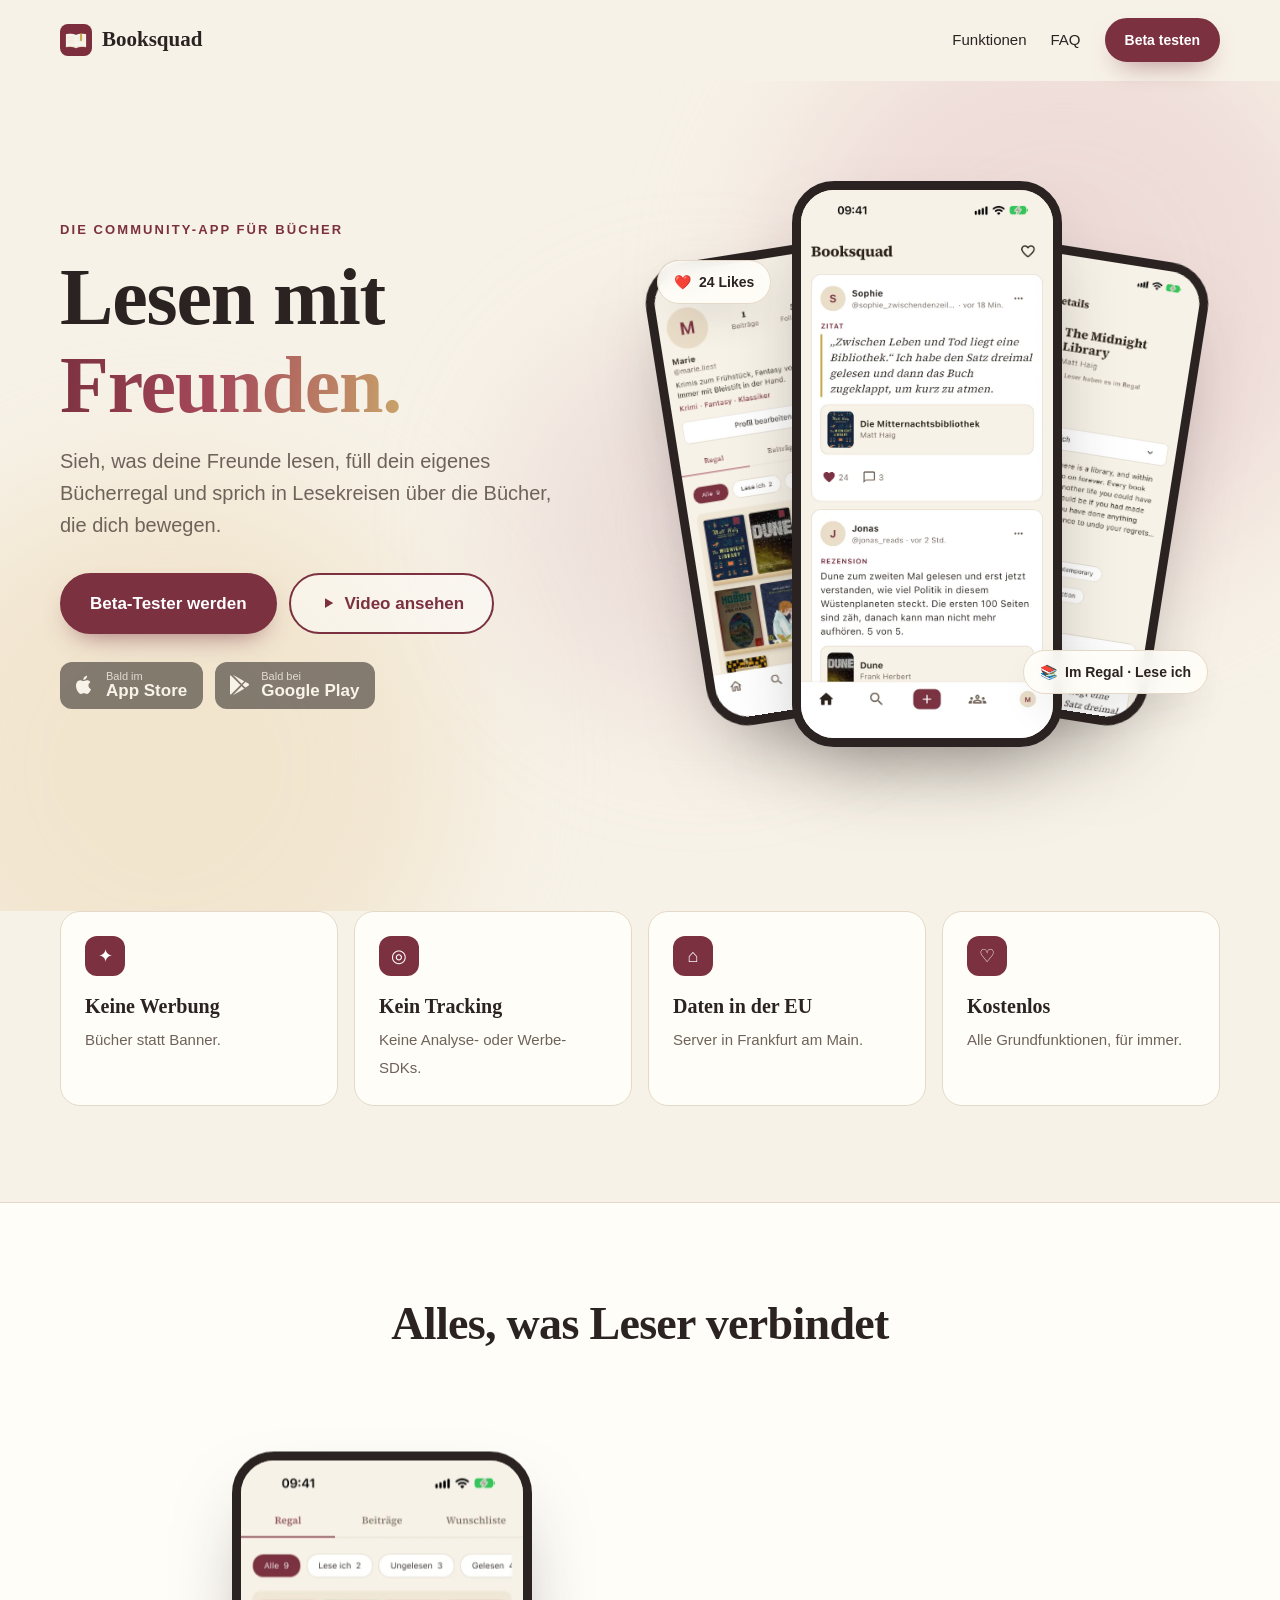
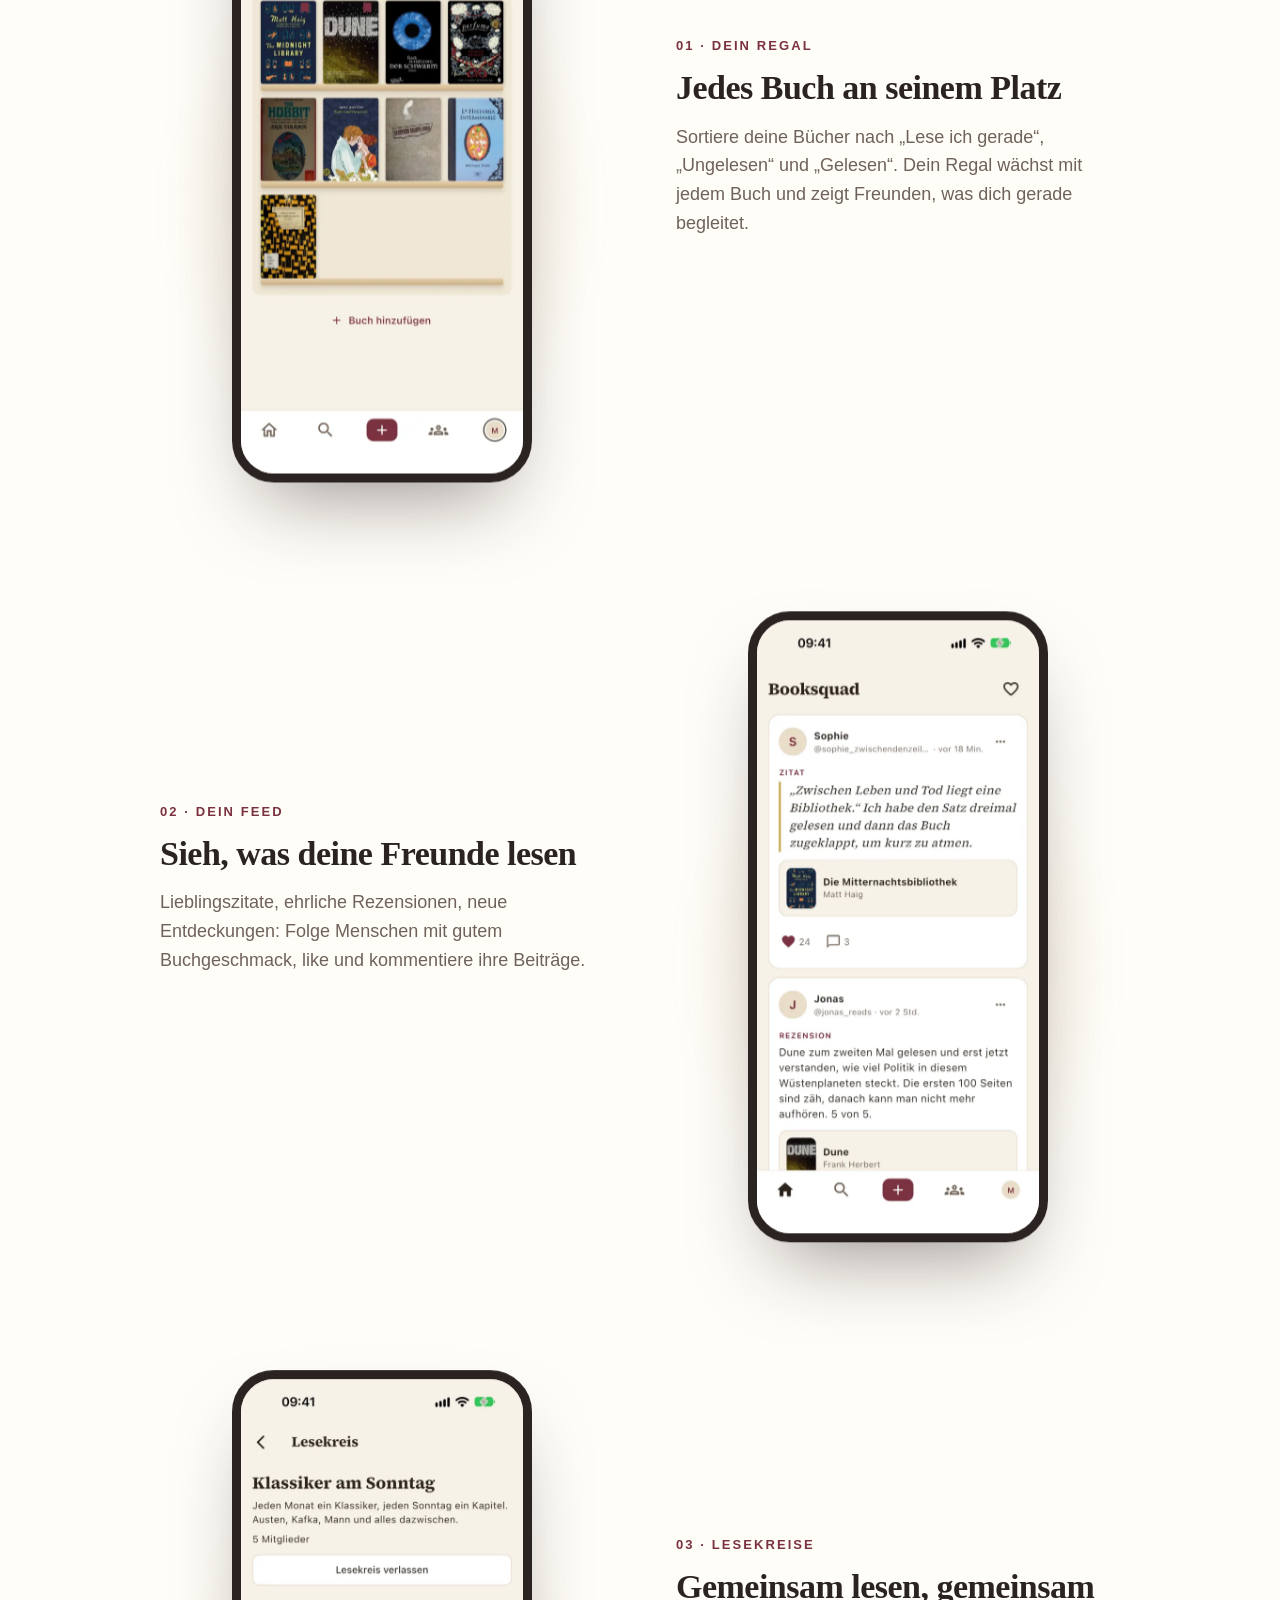
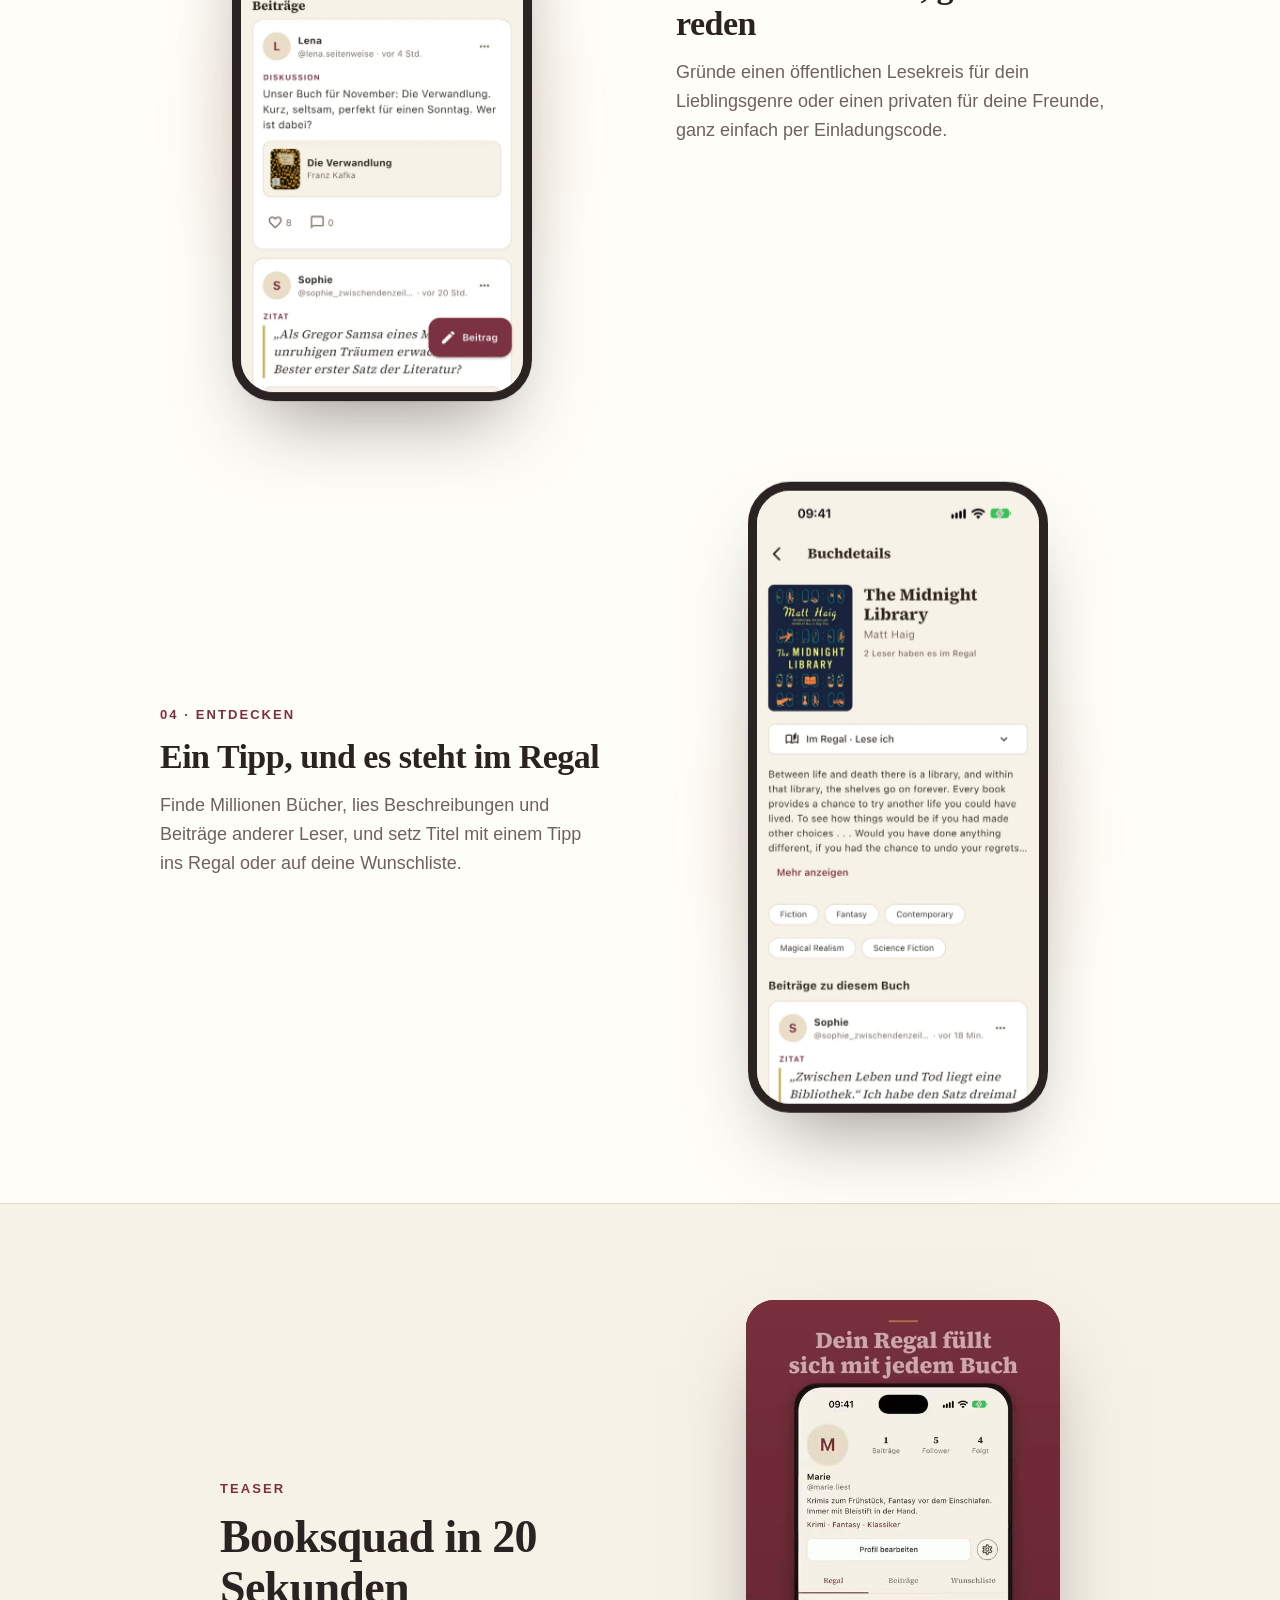
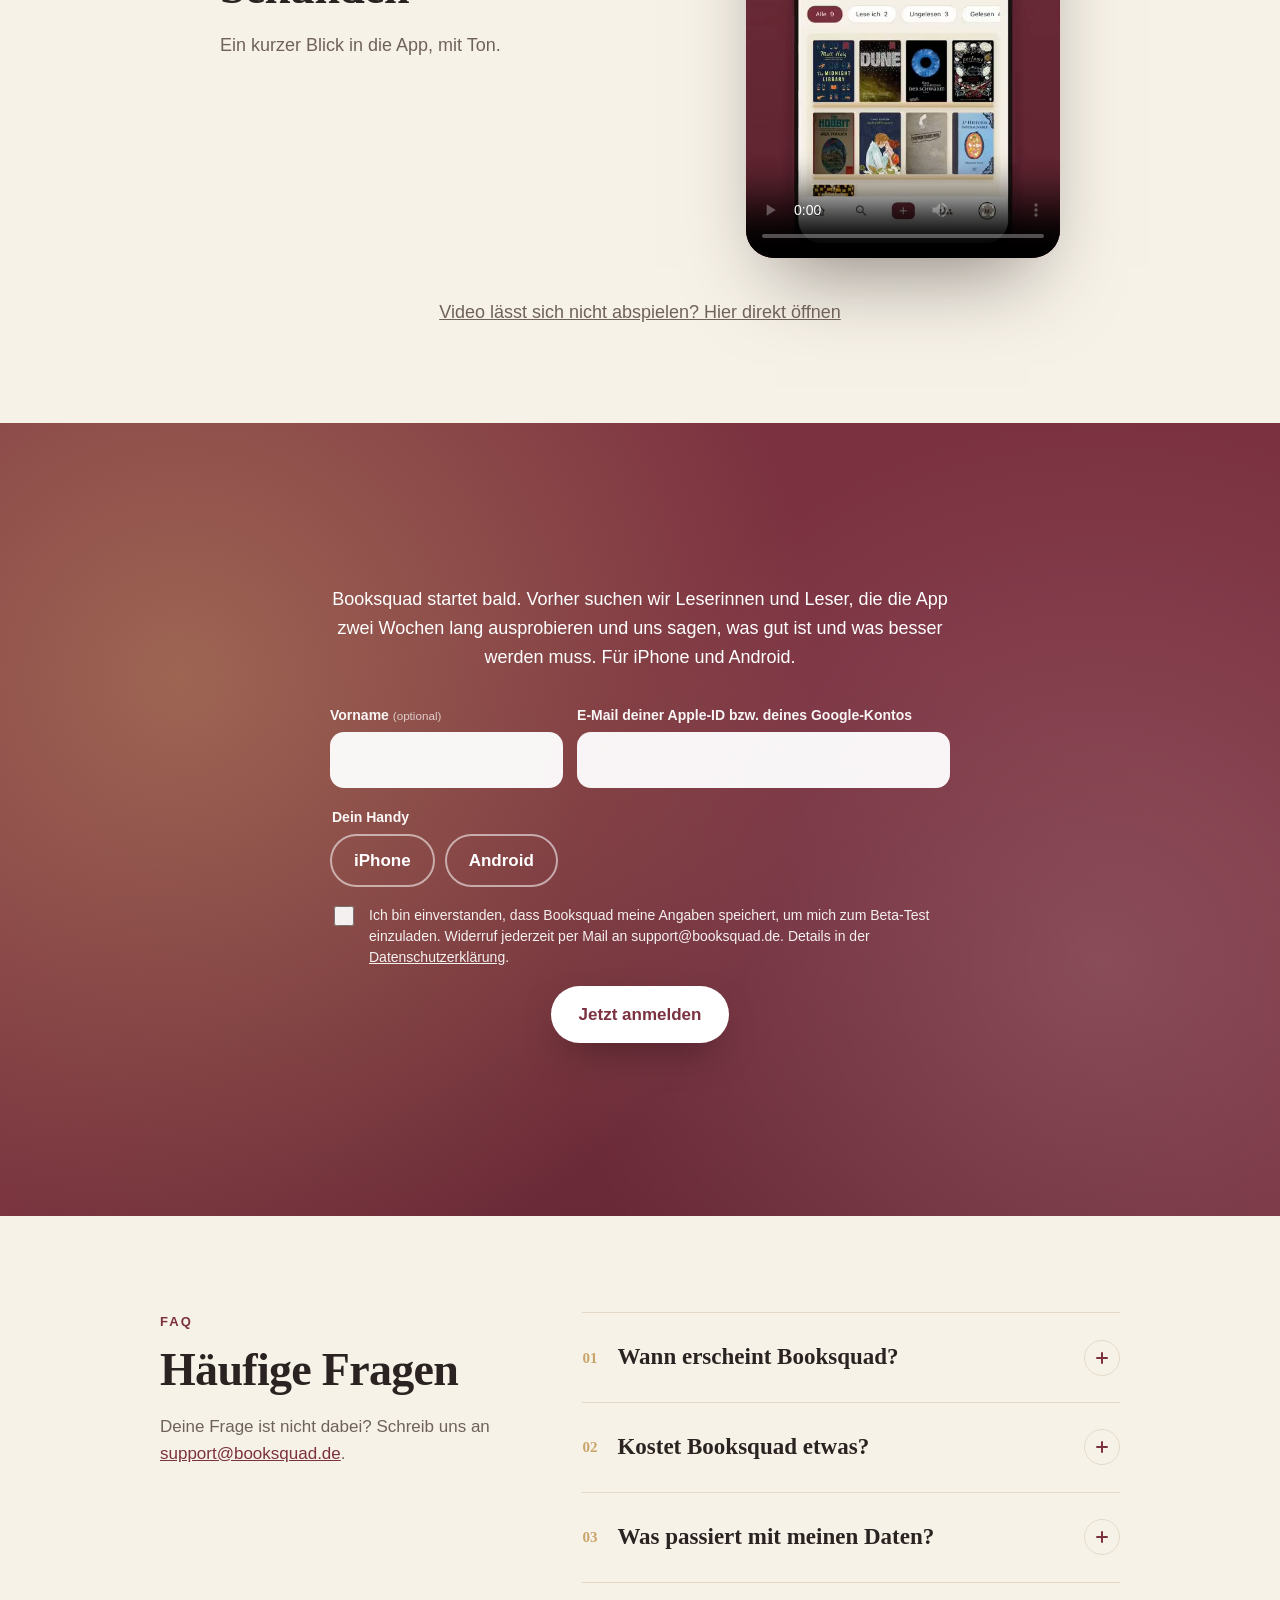
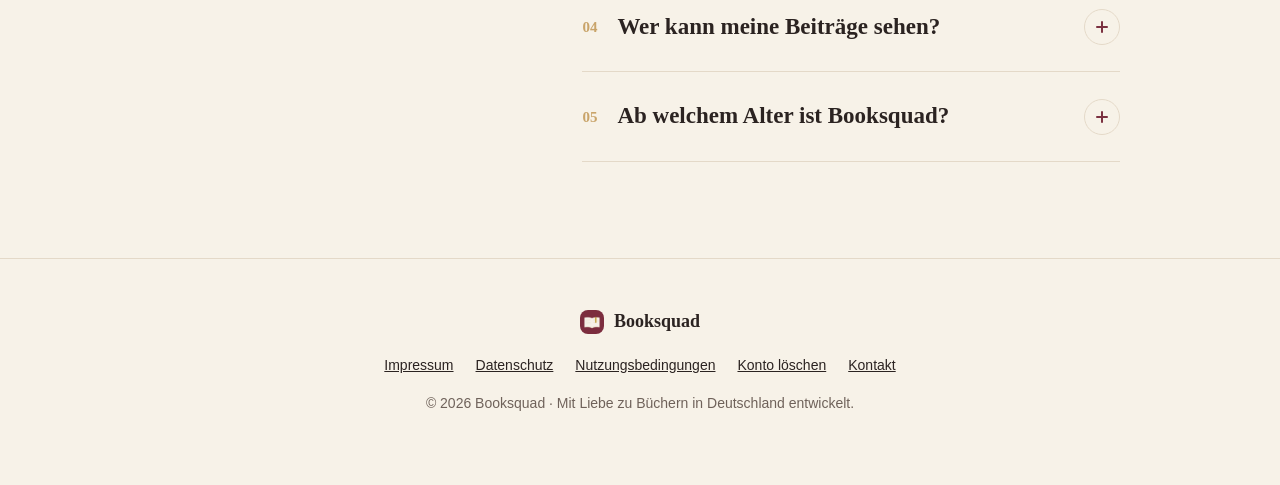
<file: site/index.html>
<!doctype html>
<html lang="de">
<head>
<meta charset="utf-8">
<meta name="viewport" content="width=device-width, initial-scale=1">
<title>Booksquad – Lesen mit Freunden</title>
<meta name="description" content="Booksquad ist die Community-App für Leserinnen und Leser: dein Bücherregal, Beiträge über Bücher und Lesekreise mit Freunden. Ohne Werbung, ohne Tracking.">
<meta name="theme-color" content="#7b3140">
<link rel="icon" type="image/png" href="img/icon-64.png">
<link rel="apple-touch-icon" href="img/icon-180.png">
<meta property="og:type" content="website">
<meta property="og:url" content="https://booksquad.de/">
<meta property="og:title" content="Booksquad – Lesen mit Freunden">
<meta property="og:description" content="Dein Bücherregal, Beiträge über Bücher und Lesekreise mit Freunden. Bald im App Store und bei Google Play.">
<meta property="og:image" content="https://booksquad.de/img/og.jpg">
<meta name="twitter:card" content="summary_large_image">
<link rel="preload" as="image" href="img/01-feed.webp">
<link rel="stylesheet" href="landing.css">
<script>document.documentElement.classList.add('js')</script>
<script src="landing.js" defer></script>
</head>
<body>

<div class="progress" aria-hidden="true"></div>

<header class="top">
  <a class="logo" href="#top" aria-label="Booksquad Startseite">
    <img src="img/icon-64.png" width="32" height="32" alt="">
    <span>Booksquad</span>
  </a>
  <nav>
    <a href="#funktionen">Funktionen</a>
    <a href="#faq">FAQ</a>
    <a class="btn btn-small" href="#beta">Beta testen</a>
  </nav>
</header>

<main id="top">

<section class="hero">
  <div class="blobs" aria-hidden="true"><i></i><i></i><i></i></div>
  <div class="hero-text">
    <p class="eyebrow" data-reveal style="--d:0">Die Community-App für Bücher</p>
    <h1 aria-label="Lesen mit Freunden.">
      <span class="word" aria-hidden="true"><span style="--i:0">Lesen</span></span>
      <span class="word" aria-hidden="true"><span style="--i:1">mit</span></span>
      <span class="word" aria-hidden="true"><span style="--i:2" class="accent">Freunden.</span></span>
    </h1>
    <p class="lead" data-reveal style="--d:4">Sieh, was deine Freunde lesen, füll dein eigenes Bücherregal und sprich in Lesekreisen über die Bücher, die dich bewegen.</p>
    <div class="cta" data-reveal style="--d:5">
      <a class="btn" href="#beta">Beta-Tester werden</a>
      <a class="btn btn-ghost" href="#teaser"><svg viewBox="0 0 24 24" aria-hidden="true"><path d="M8 5.5v13l11-6.5z"/></svg>Video ansehen</a>
    </div>
    <!-- Bei Veröffentlichung: Links auf die Store-Seiten setzen und class="soon" entfernen. -->
    <div class="stores" aria-label="Downloads" data-reveal style="--d:6">
      <span class="store soon"><svg viewBox="0 0 24 24" aria-hidden="true"><path d="M16.4 12.6c0-2.4 2-3.5 2-3.6-1.1-1.6-2.8-1.8-3.4-1.8-1.4-.2-2.8.8-3.5.8s-1.8-.8-3-.8C7 7.2 5.6 8.1 4.8 9.5c-1.6 2.8-.4 7 1.2 9.2.8 1.1 1.7 2.4 2.9 2.3 1.2 0 1.6-.7 3-.7s1.8.7 3 .7c1.3 0 2-1.1 2.8-2.2.9-1.3 1.2-2.5 1.3-2.6-.1 0-2.5-1-2.6-3.6zM14.1 5.6c.6-.8 1.1-1.8 1-2.9-.9 0-2 .6-2.7 1.4-.6.7-1.1 1.8-1 2.8 1 .1 2-.5 2.7-1.3z"/></svg><span><small>Bald im</small>App Store</span></span>
      <span class="store soon"><svg viewBox="0 0 24 24" aria-hidden="true"><path d="M3.6 2.3 13.4 12l-9.8 9.7c-.4-.2-.6-.6-.6-1.1V3.4c0-.5.2-.9.6-1.1zm11 10.9 2.6 2.6-11.3 6.5 8.7-9.1zm0-2.4L5.9 1.7 17.2 8.2l-2.6 2.6zm3.8-1.9 3 1.7c.8.5.8 1.6 0 2.1l-3 1.7L15.6 12l2.8-3.1z"/></svg><span><small>Bald bei</small>Google Play</span></span>
    </div>
  </div>

  <div class="hero-phones" role="img" aria-label="Booksquad auf drei Smartphones: Profil mit Bücherregal, Feed mit Beiträgen und eine Buchseite">
    <div class="hp hp-left" style="--depth:0.6"><div class="mouse"><div class="float"><div class="phone"><img src="img/08-profil.webp" width="600" height="1305" alt=""></div></div></div></div>
    <div class="hp hp-right" style="--depth:0.8"><div class="mouse"><div class="float"><div class="phone"><img src="img/03-buch.webp" width="600" height="1305" alt=""></div></div></div></div>
    <div class="hp hp-center" style="--depth:1.2"><div class="mouse"><div class="float"><div class="phone"><img src="img/01-feed.webp" width="600" height="1305" alt=""></div></div></div></div>
    <div class="chip chip-1" style="--depth:1.6"><span>❤️</span> 24 Likes</div>
    <div class="chip chip-2" style="--depth:1.4"><span>📚</span> Im Regal · Lese ich</div>
  </div>
</section>

<section class="values" aria-label="Was Booksquad ausmacht">
  <div data-reveal style="--d:0"><b class="ico">✦</b><strong>Keine Werbung</strong><span>Bücher statt Banner.</span></div>
  <div data-reveal style="--d:1"><b class="ico">◎</b><strong>Kein Tracking</strong><span>Keine Analyse- oder Werbe-SDKs.</span></div>
  <div data-reveal style="--d:2"><b class="ico">⌂</b><strong>Daten in der EU</strong><span>Server in Frankfurt am Main.</span></div>
  <div data-reveal style="--d:3"><b class="ico">♡</b><strong>Kostenlos</strong><span>Alle Grundfunktionen, für immer.</span></div>
</section>

<section id="funktionen" class="features">
  <h2 class="section-title" data-reveal>Alles, was Leser verbindet</h2>

  <article class="feature">
    <div class="tilt-wrap" data-parallax="50"><div class="phone" data-reveal="tilt-left"><img src="img/09-regal.webp" width="600" height="1305" alt="Bücherregal mit Covern auf Regalbrettern und Filtern Lese ich, Ungelesen, Gelesen" loading="lazy"></div></div>
    <div class="feature-text">
      <p class="eyebrow" data-reveal>01 · Dein Regal</p>
      <h3 data-reveal style="--d:1">Jedes Buch an seinem Platz</h3>
      <p data-reveal style="--d:2">Sortiere deine Bücher nach „Lese ich gerade“, „Ungelesen“ und „Gelesen“. Dein Regal wächst mit jedem Buch und zeigt Freunden, was dich gerade begleitet.</p>
    </div>
  </article>

  <article class="feature reverse">
    <div class="tilt-wrap" data-parallax="50"><div class="phone" data-reveal="tilt-right"><img src="img/01-feed.webp" width="600" height="1305" alt="Feed mit Zitat- und Rezensions-Beiträgen von Freunden" loading="lazy"></div></div>
    <div class="feature-text">
      <p class="eyebrow" data-reveal>02 · Dein Feed</p>
      <h3 data-reveal style="--d:1">Sieh, was deine Freunde lesen</h3>
      <p data-reveal style="--d:2">Lieblingszitate, ehrliche Rezensionen, neue Entdeckungen: Folge Menschen mit gutem Buchgeschmack, like und kommentiere ihre Beiträge.</p>
    </div>
  </article>

  <article class="feature">
    <div class="tilt-wrap" data-parallax="50"><div class="phone" data-reveal="tilt-left"><img src="img/06-lesekreis.webp" width="600" height="1305" alt="Lesekreis mit Beiträgen der Mitglieder" loading="lazy"></div></div>
    <div class="feature-text">
      <p class="eyebrow" data-reveal>03 · Lesekreise</p>
      <h3 data-reveal style="--d:1">Gemeinsam lesen, gemeinsam reden</h3>
      <p data-reveal style="--d:2">Gründe einen öffentlichen Lesekreis für dein Lieblingsgenre oder einen privaten für deine Freunde, ganz einfach per Einladungscode.</p>
    </div>
  </article>

  <article class="feature reverse">
    <div class="tilt-wrap" data-parallax="50"><div class="phone" data-reveal="tilt-right"><img src="img/03-buch.webp" width="600" height="1305" alt="Buchseite mit Cover, Beschreibung und Status-Auswahl" loading="lazy"></div></div>
    <div class="feature-text">
      <p class="eyebrow" data-reveal>04 · Entdecken</p>
      <h3 data-reveal style="--d:1">Ein Tipp, und es steht im Regal</h3>
      <p data-reveal style="--d:2">Finde Millionen Bücher, lies Beschreibungen und Beiträge anderer Leser, und setz Titel mit einem Tipp ins Regal oder auf deine Wunschliste.</p>
    </div>
  </article>
</section>

<section id="teaser" class="teaser">
  <div class="teaser-text">
    <p class="eyebrow" data-reveal>Teaser</p>
    <h2 data-reveal style="--d:1">Booksquad in 20 Sekunden</h2>
    <p data-reveal style="--d:2">Ein kurzer Blick in die App, mit Ton.</p>
  </div>
  <div class="video-wrap" data-reveal="zoom">
    <video controls playsinline preload="metadata" poster="img/teaser-poster.jpg" width="540" height="960">
      <source src="img/teaser.mp4" type="video/mp4">
    </video>
  </div>
  <p class="video-link"><a href="img/teaser.mp4">Video lässt sich nicht abspielen? Hier direkt öffnen</a></p>
</section>

<section id="beta" class="beta">
  <div class="beta-glow" aria-hidden="true"></div>
  <h2 data-reveal>Werde Beta-Tester</h2>
  <p data-reveal style="--d:1">Booksquad startet bald. Vorher suchen wir Leserinnen und Leser, die die App zwei Wochen lang ausprobieren und uns sagen, was gut ist und was besser werden muss. Für iPhone und Android.</p>
  <form class="beta-form" data-reveal style="--d:2" novalidate>
    <div class="field-row">
      <label class="field">
        <span>Vorname <small>(optional)</small></span>
        <input name="first_name" type="text" maxlength="60" autocomplete="given-name">
      </label>
      <label class="field">
        <span>E-Mail deiner Apple-ID bzw. deines Google-Kontos</span>
        <input name="email" type="email" maxlength="254" autocomplete="email" required>
      </label>
    </div>
    <fieldset class="platform">
      <legend>Dein Handy</legend>
      <label><input type="radio" name="platform" value="ios" required><span>iPhone</span></label>
      <label><input type="radio" name="platform" value="android"><span>Android</span></label>
    </fieldset>
    <label class="trap" aria-hidden="true">Website <input name="website" type="text" tabindex="-1" autocomplete="off"></label>
    <label class="consent">
      <input type="checkbox" name="consent" required>
      <span>Ich bin einverstanden, dass Booksquad meine Angaben speichert, um mich zum Beta-Test einzuladen. Widerruf jederzeit per Mail an support@booksquad.de. Details in der <a href="privacy.html#beta">Datenschutzerklärung</a>.</span>
    </label>
    <button class="btn btn-light" type="submit">Jetzt anmelden</button>
    <p class="form-status" role="status" aria-live="polite"></p>
  </form>
</section>

<section id="faq" class="faq">
  <div class="faq-intro">
    <p class="eyebrow" data-reveal>FAQ</p>
    <h2 data-reveal style="--d:1">Häufige Fragen</h2>
    <p data-reveal style="--d:2">Deine Frage ist nicht dabei? Schreib uns an <a href="mailto:support@booksquad.de">support@booksquad.de</a>.</p>
  </div>
  <div class="faq-list">
    <details data-reveal style="--d:0">
      <summary><span class="num">01</span><span class="q">Wann erscheint Booksquad?</span><span class="icon" aria-hidden="true"></span></summary>
      <div class="answer"><p>Die Beta startet im November, der Start im App Store und bei Google Play ist für Dezember geplant.</p></div>
    </details>
    <details data-reveal style="--d:1">
      <summary><span class="num">02</span><span class="q">Kostet Booksquad etwas?</span><span class="icon" aria-hidden="true"></span></summary>
      <div class="answer"><p>Nein. Alle Grundfunktionen sind kostenlos. Sollte es später Zusatzfunktionen geben, sind sie freiwillig und klar gekennzeichnet.</p></div>
    </details>
    <details data-reveal style="--d:2">
      <summary><span class="num">03</span><span class="q">Was passiert mit meinen Daten?</span><span class="icon" aria-hidden="true"></span></summary>
      <div class="answer"><p>Deine Daten liegen auf Servern in Frankfurt am Main. Wir zeigen keine Werbung, verkaufen keine Daten und nutzen keine Tracking-Dienste. Du kannst dein Konto jederzeit in der App löschen.</p></div>
    </details>
    <details data-reveal style="--d:3">
      <summary><span class="num">04</span><span class="q">Wer kann meine Beiträge sehen?</span><span class="icon" aria-hidden="true"></span></summary>
      <div class="answer"><p>Angemeldete Nutzer sehen dein Profil und deine öffentlichen Beiträge. Beiträge in privaten Lesekreisen sehen nur deren Mitglieder. Du kannst andere Nutzer jederzeit blockieren und Inhalte melden.</p></div>
    </details>
    <details data-reveal style="--d:4">
      <summary><span class="num">05</span><span class="q">Ab welchem Alter ist Booksquad?</span><span class="icon" aria-hidden="true"></span></summary>
      <div class="answer"><p>Booksquad richtet sich an Personen ab 16 Jahren.</p></div>
    </details>
  </div>
</section>

</main>

<footer class="foot">
  <div class="logo"><img src="img/icon-64.png" width="24" height="24" alt=""><span>Booksquad</span></div>
  <nav>
    <a href="imprint.html">Impressum</a>
    <a href="privacy.html">Datenschutz</a>
    <a href="terms.html">Nutzungsbedingungen</a>
    <a href="delete-account.html">Konto löschen</a>
    <a href="mailto:support@booksquad.de">Kontakt</a>
  </nav>
  <p>© 2026 Booksquad · Mit Liebe zu Büchern in Deutschland entwickelt.</p>
</footer>

</body>
</html>
</file>
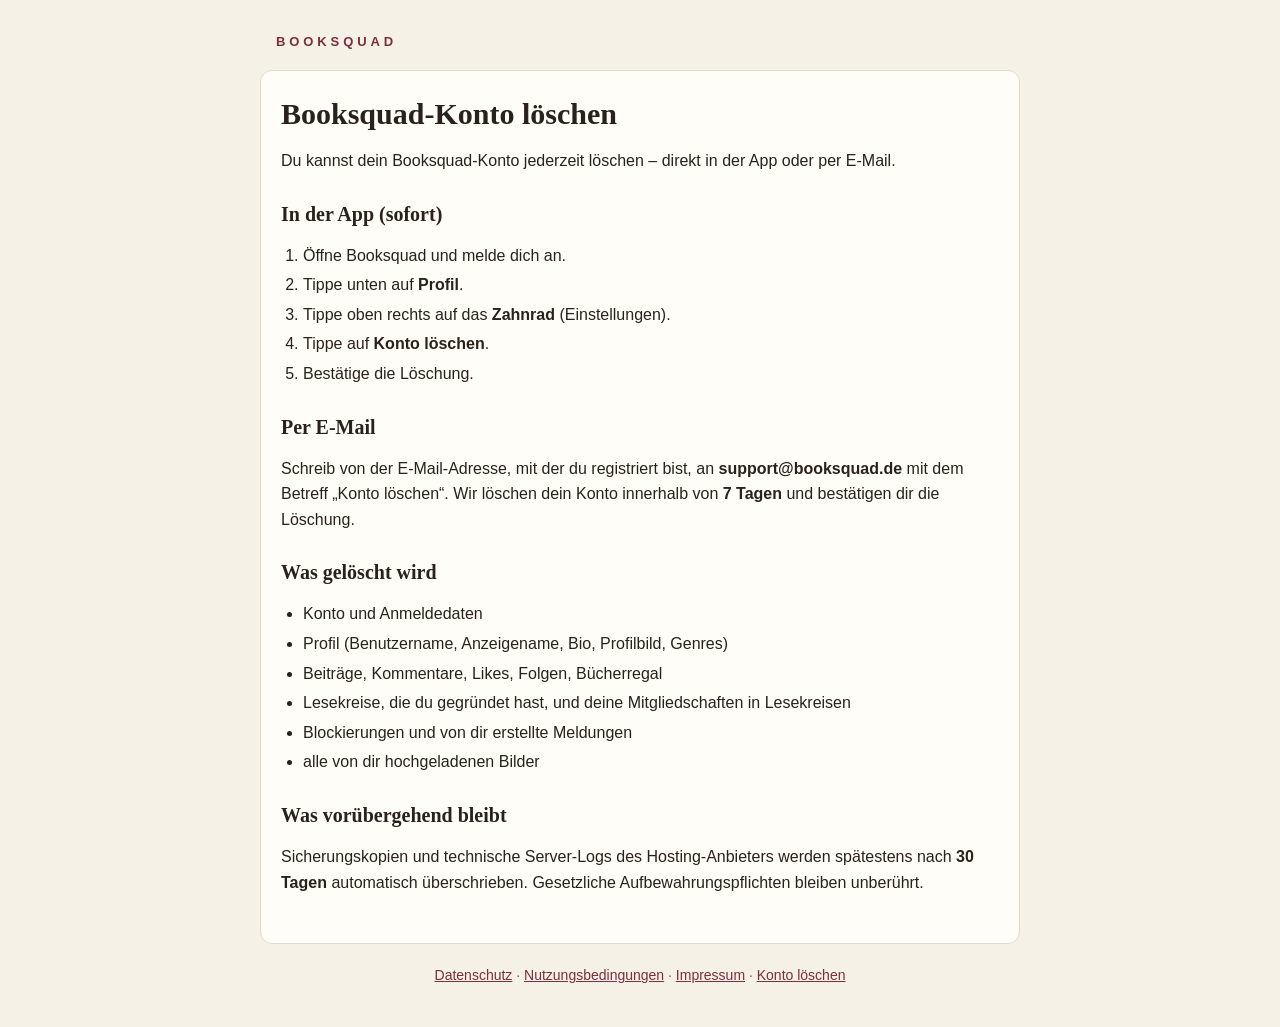
<file: site/delete-account.html>
<!doctype html>
<html lang="de">
<head>
<meta charset="utf-8">
<meta name="viewport" content="width=device-width, initial-scale=1">
<title>Booksquad-Konto löschen – Booksquad</title>
<link rel="stylesheet" href="style.css">
</head>
<body>
<header><a class="brand" href="index.html">BOOKSQUAD</a></header>
<main>
<h1>Booksquad-Konto löschen</h1>
<p>Du kannst dein Booksquad-Konto jederzeit löschen – direkt in der App oder per E-Mail.</p>
<h2>In der App (sofort)</h2>
<ol><li>Öffne Booksquad und melde dich an.</li><li>Tippe unten auf <strong>Profil</strong>.</li><li>Tippe oben rechts auf das <strong>Zahnrad</strong> (Einstellungen).</li><li>Tippe auf <strong>Konto löschen</strong>.</li><li>Bestätige die Löschung.</li></ol>
<h2>Per E-Mail</h2>
<p>Schreib von der E-Mail-Adresse, mit der du registriert bist, an <strong>support@booksquad.de</strong> mit dem Betreff „Konto löschen“. Wir löschen dein Konto innerhalb von <strong>7 Tagen</strong> und bestätigen dir die Löschung.</p>
<h2>Was gelöscht wird</h2>
<ul><li>Konto und Anmeldedaten</li><li>Profil (Benutzername, Anzeigename, Bio, Profilbild, Genres)</li><li>Beiträge, Kommentare, Likes, Folgen, Bücherregal</li><li>Lesekreise, die du gegründet hast, und deine Mitgliedschaften in Lesekreisen</li><li>Blockierungen und von dir erstellte Meldungen</li><li>alle von dir hochgeladenen Bilder</li></ul>
<h2>Was vorübergehend bleibt</h2>
<p>Sicherungskopien und technische Server-Logs des Hosting-Anbieters werden spätestens nach <strong>30 Tagen</strong> automatisch überschrieben. Gesetzliche Aufbewahrungspflichten bleiben unberührt.</p>
</main>
<footer><a href="privacy.html">Datenschutz</a> · <a href="terms.html">Nutzungsbedingungen</a> · <a href="imprint.html">Impressum</a> · <a href="delete-account.html">Konto löschen</a></footer>
</body>
</html>
</file>
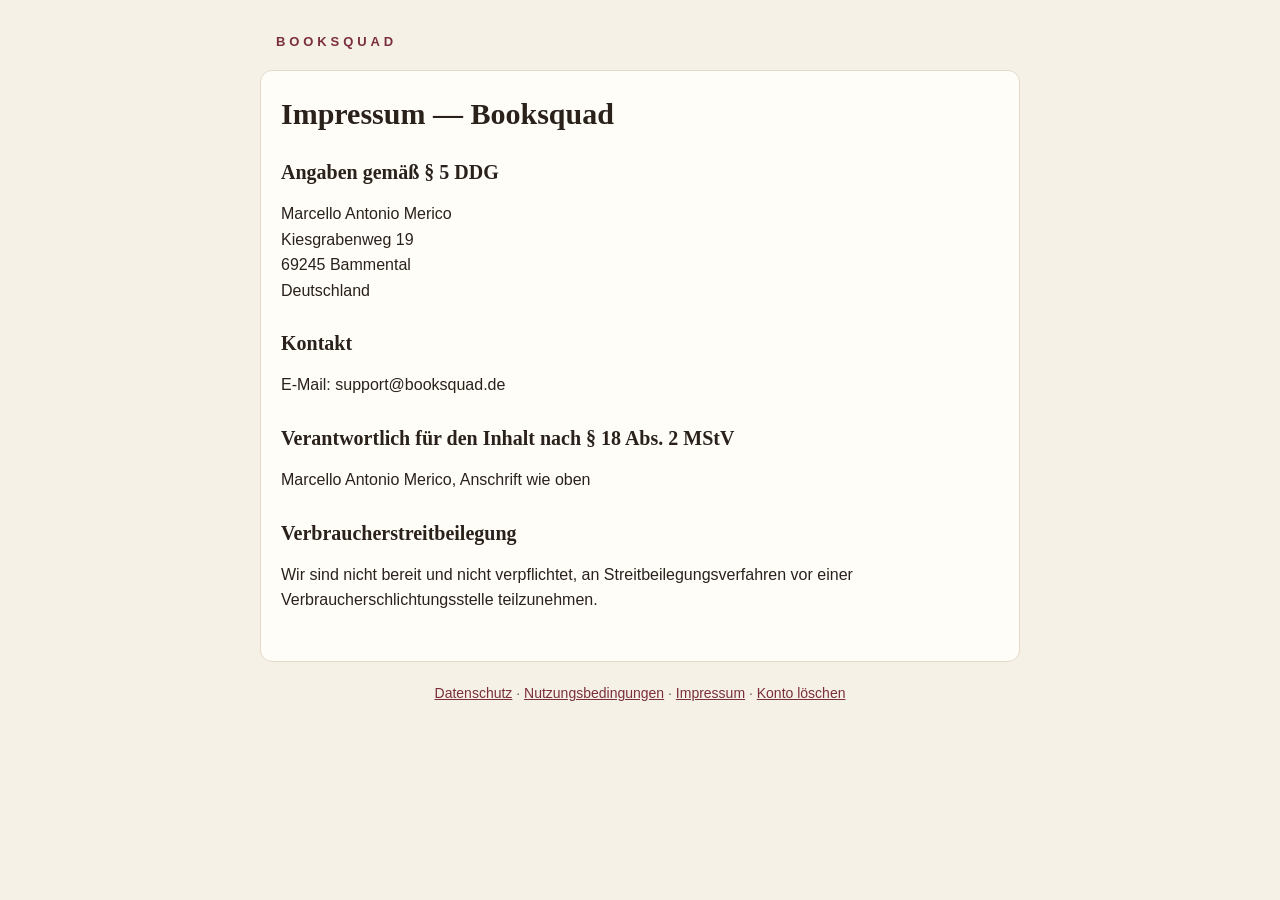
<file: site/imprint.html>
<!doctype html>
<html lang="de">
<head>
<meta charset="utf-8">
<meta name="viewport" content="width=device-width, initial-scale=1">
<title>Impressum – Booksquad</title>
<link rel="stylesheet" href="style.css">
</head>
<body>
<header><a class="brand" href="index.html">BOOKSQUAD</a></header>
<main>
<h1>Impressum — Booksquad</h1>
<h2>Angaben gemäß § 5 DDG</h2>
<p>Marcello Antonio Merico<br>
Kiesgrabenweg 19<br>
69245 Bammental<br>
Deutschland</p>
<h2>Kontakt</h2>
<p>E-Mail: support@booksquad.de</p>
<h2>Verantwortlich für den Inhalt nach § 18 Abs. 2 MStV</h2>
<p>Marcello Antonio Merico, Anschrift wie oben</p>
<h2>Verbraucherstreitbeilegung</h2>
<p>Wir sind nicht bereit und nicht verpflichtet, an Streitbeilegungsverfahren vor einer Verbraucherschlichtungsstelle teilzunehmen.</p>
</main>
<footer><a href="privacy.html">Datenschutz</a> · <a href="terms.html">Nutzungsbedingungen</a> · <a href="imprint.html">Impressum</a> · <a href="delete-account.html">Konto löschen</a></footer>
</body>
</html>
</file>
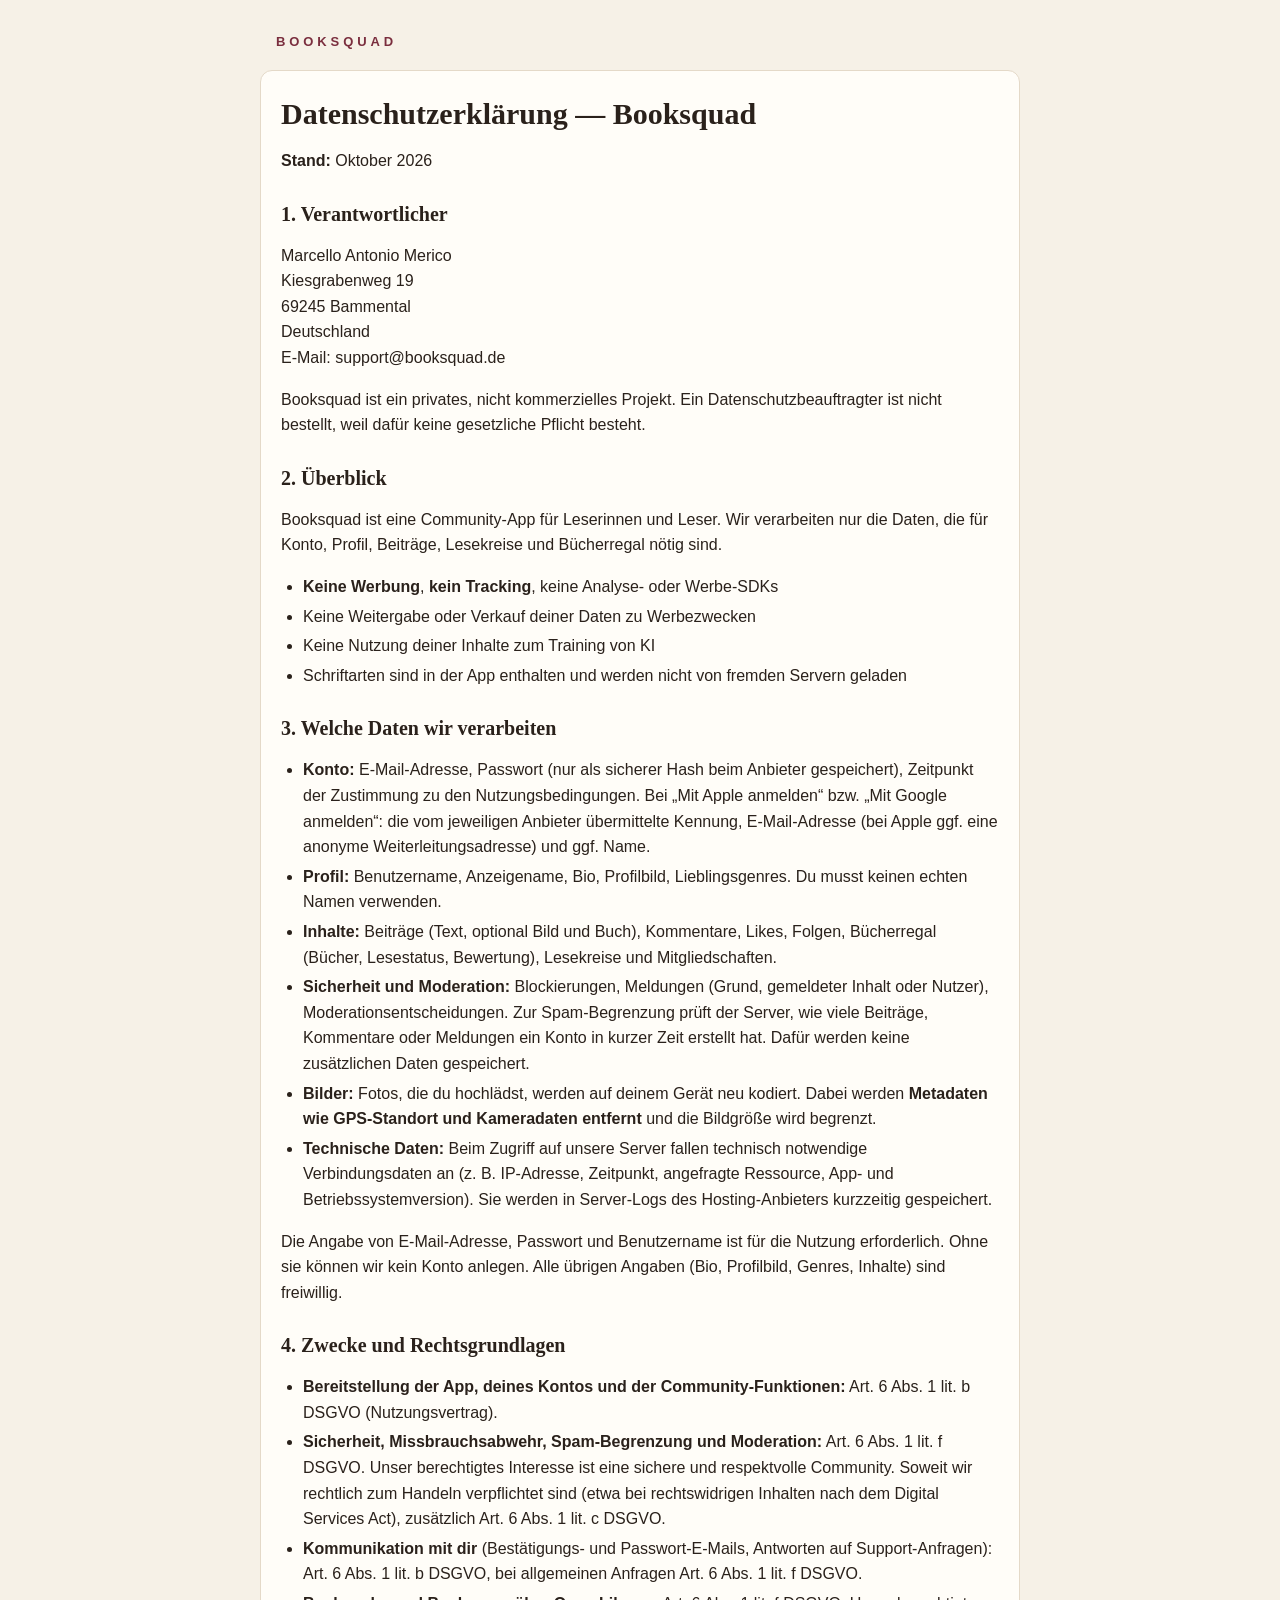
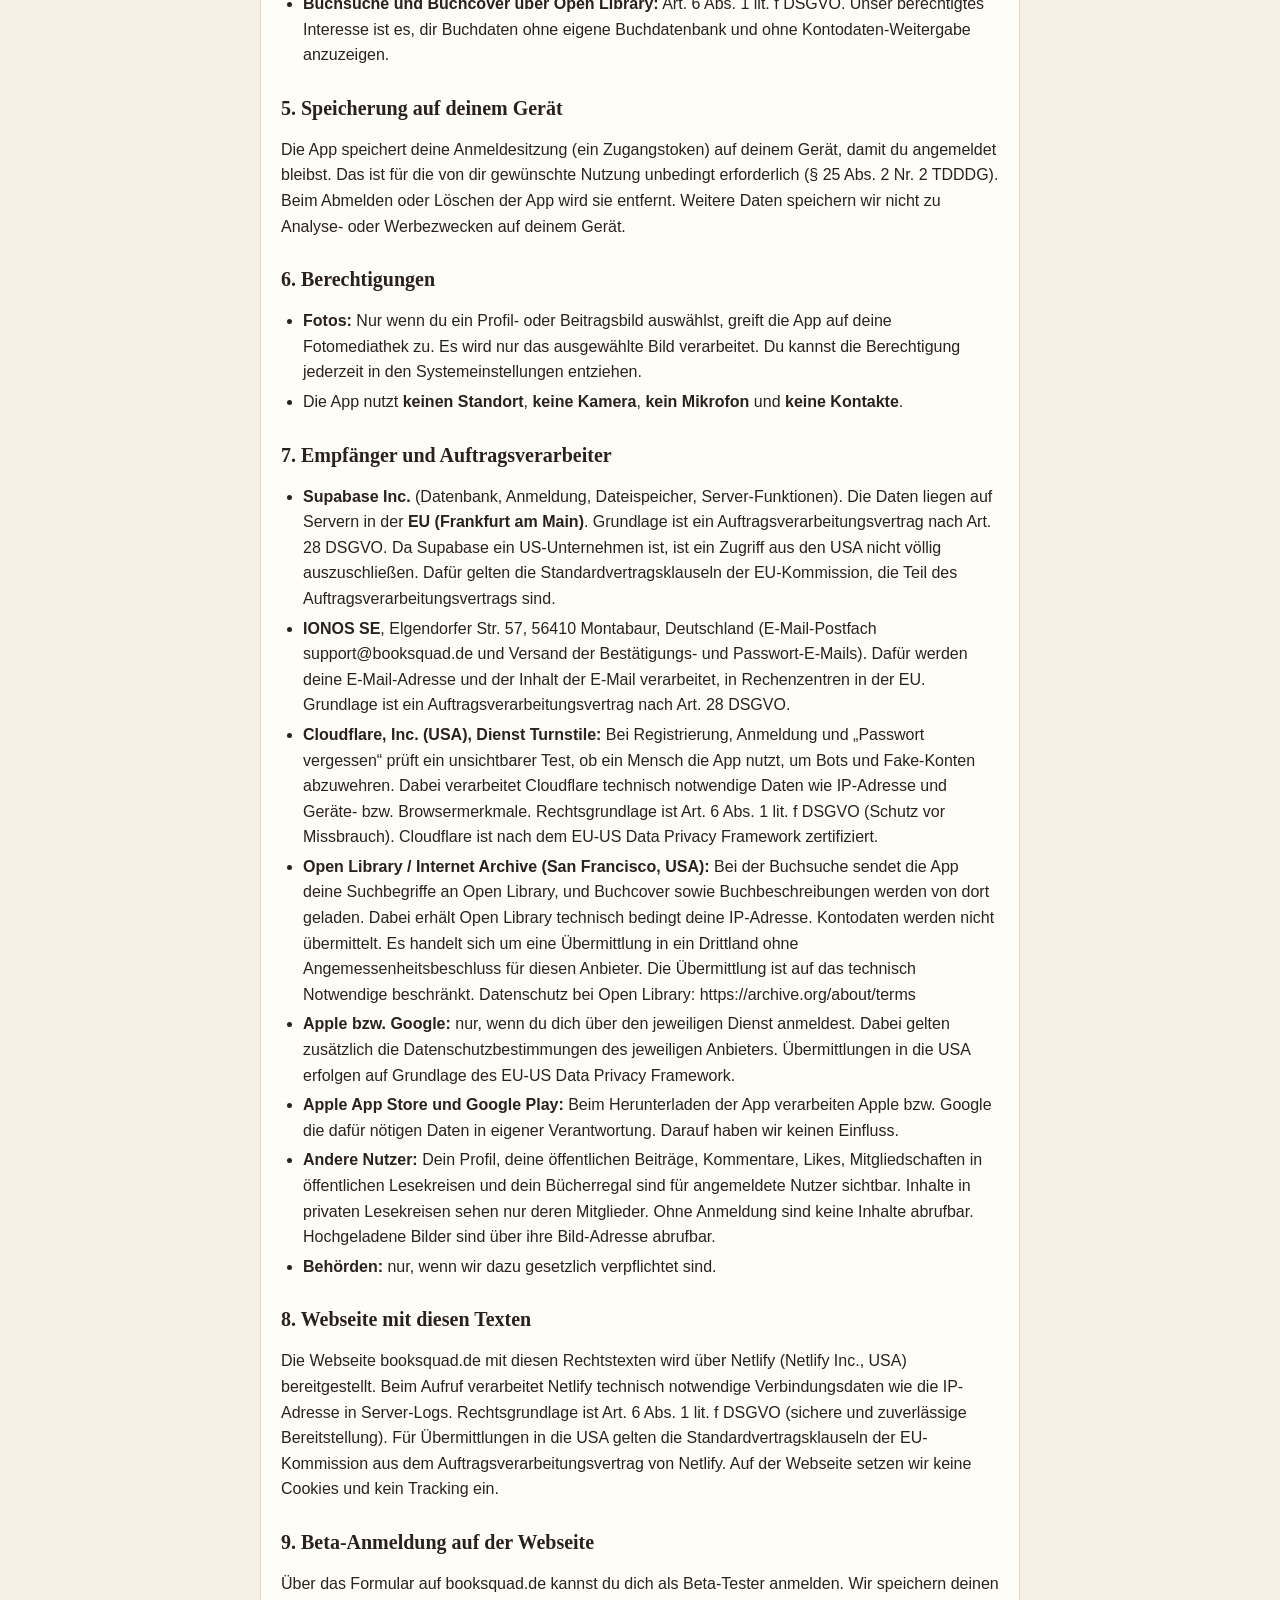
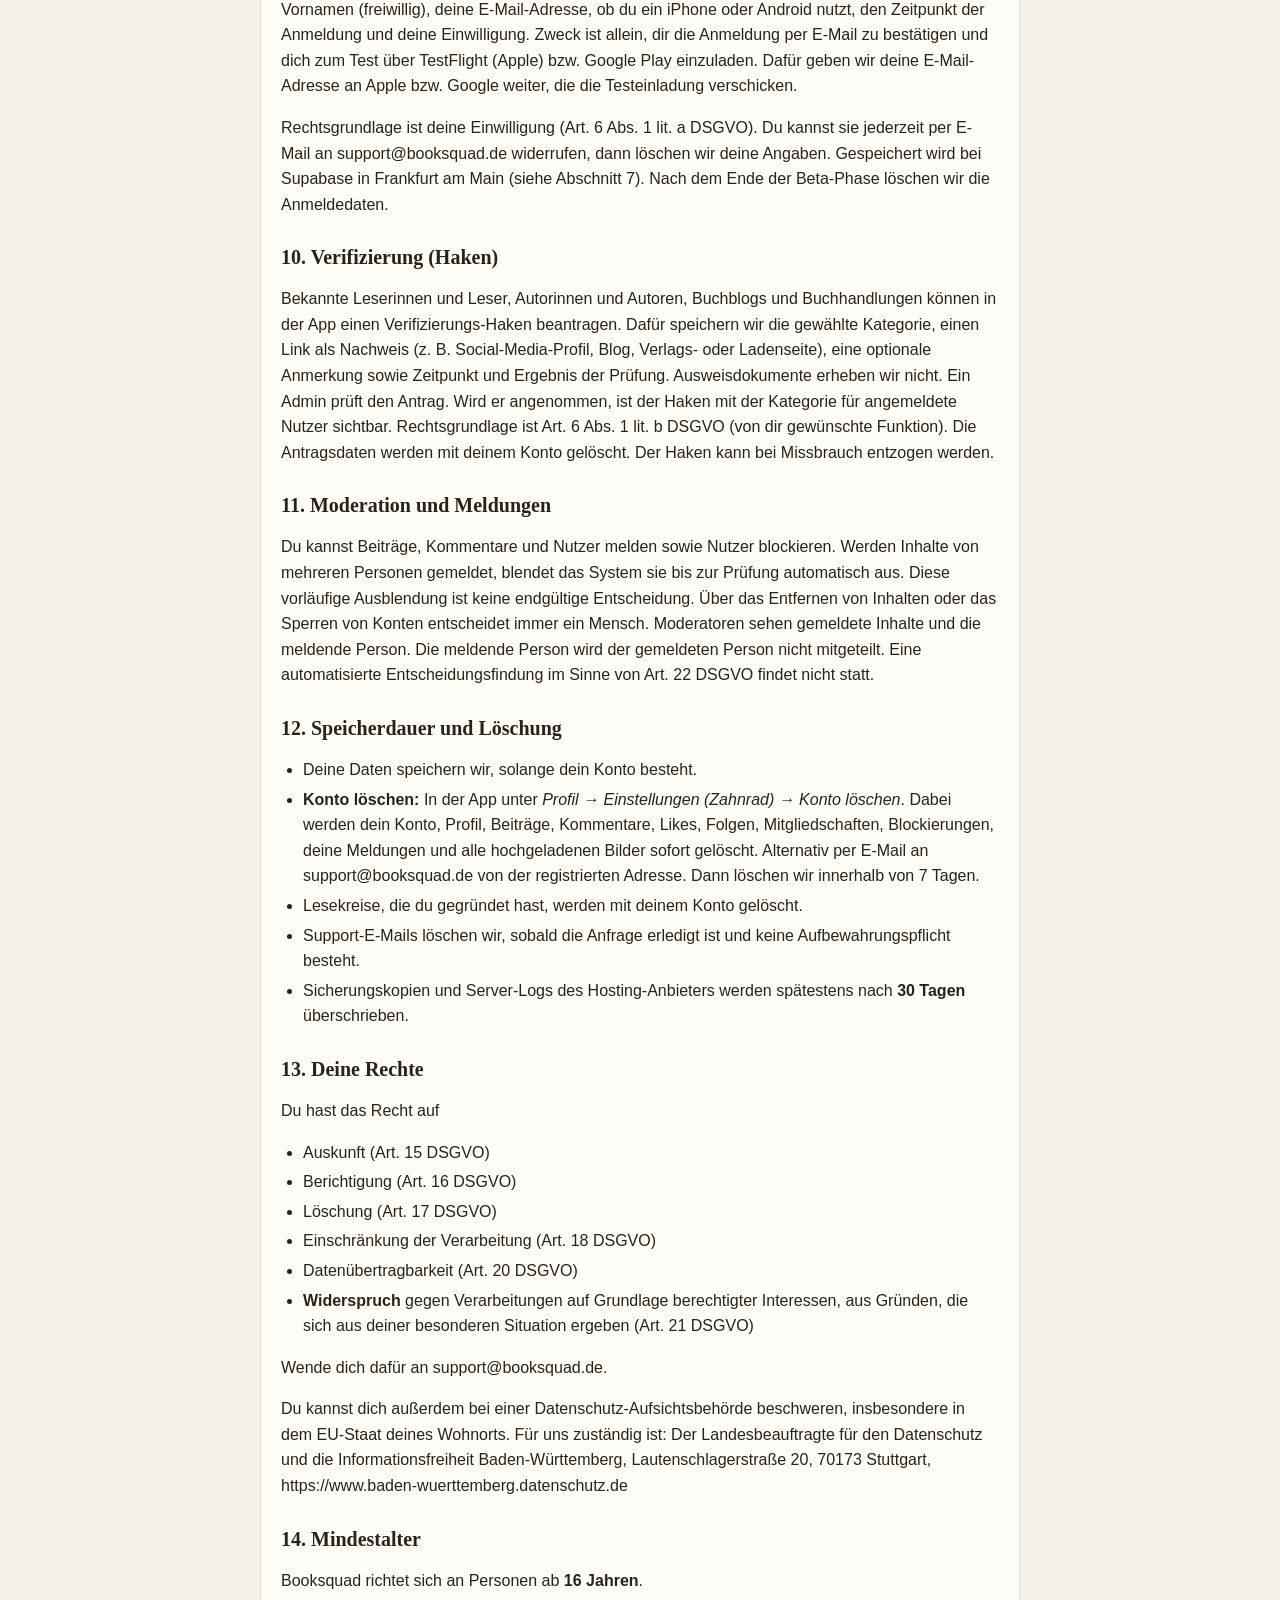
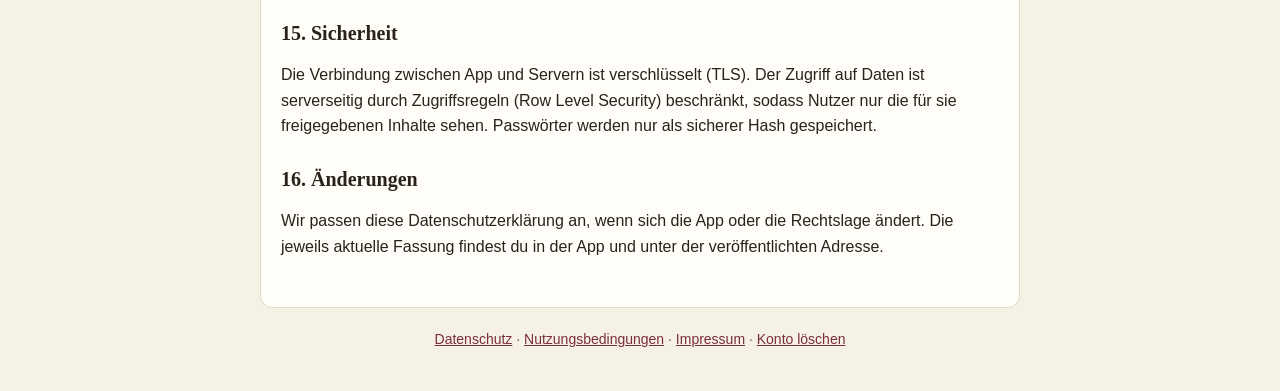
<file: site/privacy.html>
<!doctype html>
<html lang="de">
<head>
<meta charset="utf-8">
<meta name="viewport" content="width=device-width, initial-scale=1">
<title>Datenschutzerklärung – Booksquad</title>
<link rel="stylesheet" href="style.css">
</head>
<body>
<header><a class="brand" href="index.html">BOOKSQUAD</a></header>
<main>
<h1>Datenschutzerklärung — Booksquad</h1>
<p><strong>Stand:</strong> Oktober 2026</p>
<h2>1. Verantwortlicher</h2>
<p>Marcello Antonio Merico<br>
Kiesgrabenweg 19<br>
69245 Bammental<br>
Deutschland<br>
E-Mail: support@booksquad.de</p>
<p>Booksquad ist ein privates, nicht kommerzielles Projekt. Ein Datenschutzbeauftragter ist nicht bestellt, weil dafür keine gesetzliche Pflicht besteht.</p>
<h2>2. Überblick</h2>
<p>Booksquad ist eine Community-App für Leserinnen und Leser. Wir verarbeiten nur die Daten, die für Konto, Profil, Beiträge, Lesekreise und Bücherregal nötig sind.</p>
<ul><li><strong>Keine Werbung</strong>, <strong>kein Tracking</strong>, keine Analyse- oder Werbe-SDKs</li><li>Keine Weitergabe oder Verkauf deiner Daten zu Werbezwecken</li><li>Keine Nutzung deiner Inhalte zum Training von KI</li><li>Schriftarten sind in der App enthalten und werden nicht von fremden Servern geladen</li></ul>
<h2>3. Welche Daten wir verarbeiten</h2>
<ul><li><strong>Konto:</strong> E-Mail-Adresse, Passwort (nur als sicherer Hash beim Anbieter gespeichert), Zeitpunkt der Zustimmung zu den Nutzungsbedingungen. Bei „Mit Apple anmelden“ bzw. „Mit Google anmelden“: die vom jeweiligen Anbieter übermittelte Kennung, E-Mail-Adresse (bei Apple ggf. eine anonyme Weiterleitungsadresse) und ggf. Name.</li><li><strong>Profil:</strong> Benutzername, Anzeigename, Bio, Profilbild, Lieblingsgenres. Du musst keinen echten Namen verwenden.</li><li><strong>Inhalte:</strong> Beiträge (Text, optional Bild und Buch), Kommentare, Likes, Folgen, Bücherregal (Bücher, Lesestatus, Bewertung), Lesekreise und Mitgliedschaften.</li><li><strong>Sicherheit und Moderation:</strong> Blockierungen, Meldungen (Grund, gemeldeter Inhalt oder Nutzer), Moderationsentscheidungen. Zur Spam-Begrenzung prüft der Server, wie viele Beiträge, Kommentare oder Meldungen ein Konto in kurzer Zeit erstellt hat. Dafür werden keine zusätzlichen Daten gespeichert.</li><li><strong>Bilder:</strong> Fotos, die du hochlädst, werden auf deinem Gerät neu kodiert. Dabei werden <strong>Metadaten wie GPS-Standort und Kameradaten entfernt</strong> und die Bildgröße wird begrenzt.</li><li><strong>Technische Daten:</strong> Beim Zugriff auf unsere Server fallen technisch notwendige Verbindungsdaten an (z. B. IP-Adresse, Zeitpunkt, angefragte Ressource, App- und Betriebssystemversion). Sie werden in Server-Logs des Hosting-Anbieters kurzzeitig gespeichert.</li></ul>
<p>Die Angabe von E-Mail-Adresse, Passwort und Benutzername ist für die Nutzung erforderlich. Ohne sie können wir kein Konto anlegen. Alle übrigen Angaben (Bio, Profilbild, Genres, Inhalte) sind freiwillig.</p>
<h2>4. Zwecke und Rechtsgrundlagen</h2>
<ul><li><strong>Bereitstellung der App, deines Kontos und der Community-Funktionen:</strong> Art. 6 Abs. 1 lit. b DSGVO (Nutzungsvertrag).</li><li><strong>Sicherheit, Missbrauchsabwehr, Spam-Begrenzung und Moderation:</strong> Art. 6 Abs. 1 lit. f DSGVO. Unser berechtigtes Interesse ist eine sichere und respektvolle Community. Soweit wir rechtlich zum Handeln verpflichtet sind (etwa bei rechtswidrigen Inhalten nach dem Digital Services Act), zusätzlich Art. 6 Abs. 1 lit. c DSGVO.</li><li><strong>Kommunikation mit dir</strong> (Bestätigungs- und Passwort-E-Mails, Antworten auf Support-Anfragen): Art. 6 Abs. 1 lit. b DSGVO, bei allgemeinen Anfragen Art. 6 Abs. 1 lit. f DSGVO.</li><li><strong>Buchsuche und Buchcover über Open Library:</strong> Art. 6 Abs. 1 lit. f DSGVO. Unser berechtigtes Interesse ist es, dir Buchdaten ohne eigene Buchdatenbank und ohne Kontodaten-Weitergabe anzuzeigen.</li></ul>
<h2>5. Speicherung auf deinem Gerät</h2>
<p>Die App speichert deine Anmeldesitzung (ein Zugangstoken) auf deinem Gerät, damit du angemeldet bleibst. Das ist für die von dir gewünschte Nutzung unbedingt erforderlich (§ 25 Abs. 2 Nr. 2 TDDDG). Beim Abmelden oder Löschen der App wird sie entfernt. Weitere Daten speichern wir nicht zu Analyse- oder Werbezwecken auf deinem Gerät.</p>
<h2>6. Berechtigungen</h2>
<ul><li><strong>Fotos:</strong> Nur wenn du ein Profil- oder Beitragsbild auswählst, greift die App auf deine Fotomediathek zu. Es wird nur das ausgewählte Bild verarbeitet. Du kannst die Berechtigung jederzeit in den Systemeinstellungen entziehen.</li><li>Die App nutzt <strong>keinen Standort</strong>, <strong>keine Kamera</strong>, <strong>kein Mikrofon</strong> und <strong>keine Kontakte</strong>.</li></ul>
<h2>7. Empfänger und Auftragsverarbeiter</h2>
<ul><li><strong>Supabase Inc.</strong> (Datenbank, Anmeldung, Dateispeicher, Server-Funktionen). Die Daten liegen auf Servern in der <strong>EU (Frankfurt am Main)</strong>. Grundlage ist ein Auftragsverarbeitungsvertrag nach Art. 28 DSGVO. Da Supabase ein US-Unternehmen ist, ist ein Zugriff aus den USA nicht völlig auszuschließen. Dafür gelten die Standardvertragsklauseln der EU-Kommission, die Teil des Auftragsverarbeitungsvertrags sind.</li><li><strong>IONOS SE</strong>, Elgendorfer Str. 57, 56410 Montabaur, Deutschland (E-Mail-Postfach support@booksquad.de und Versand der Bestätigungs- und Passwort-E-Mails). Dafür werden deine E-Mail-Adresse und der Inhalt der E-Mail verarbeitet, in Rechenzentren in der EU. Grundlage ist ein Auftragsverarbeitungsvertrag nach Art. 28 DSGVO.</li><li><strong>Cloudflare, Inc. (USA), Dienst Turnstile:</strong> Bei Registrierung, Anmeldung und „Passwort vergessen“ prüft ein unsichtbarer Test, ob ein Mensch die App nutzt, um Bots und Fake-Konten abzuwehren. Dabei verarbeitet Cloudflare technisch notwendige Daten wie IP-Adresse und Geräte- bzw. Browsermerkmale. Rechtsgrundlage ist Art. 6 Abs. 1 lit. f DSGVO (Schutz vor Missbrauch). Cloudflare ist nach dem EU-US Data Privacy Framework zertifiziert.</li><li><strong>Open Library / Internet Archive (San Francisco, USA):</strong> Bei der Buchsuche sendet die App deine Suchbegriffe an Open Library, und Buchcover sowie Buchbeschreibungen werden von dort geladen. Dabei erhält Open Library technisch bedingt deine IP-Adresse. Kontodaten werden nicht übermittelt. Es handelt sich um eine Übermittlung in ein Drittland ohne Angemessenheitsbeschluss für diesen Anbieter. Die Übermittlung ist auf das technisch Notwendige beschränkt. Datenschutz bei Open Library: https://archive.org/about/terms</li><li><strong>Apple bzw. Google:</strong> nur, wenn du dich über den jeweiligen Dienst anmeldest. Dabei gelten zusätzlich die Datenschutzbestimmungen des jeweiligen Anbieters. Übermittlungen in die USA erfolgen auf Grundlage des EU-US Data Privacy Framework.</li><li><strong>Apple App Store und Google Play:</strong> Beim Herunterladen der App verarbeiten Apple bzw. Google die dafür nötigen Daten in eigener Verantwortung. Darauf haben wir keinen Einfluss.</li><li><strong>Andere Nutzer:</strong> Dein Profil, deine öffentlichen Beiträge, Kommentare, Likes, Mitgliedschaften in öffentlichen Lesekreisen und dein Bücherregal sind für angemeldete Nutzer sichtbar. Inhalte in privaten Lesekreisen sehen nur deren Mitglieder. Ohne Anmeldung sind keine Inhalte abrufbar. Hochgeladene Bilder sind über ihre Bild-Adresse abrufbar.</li><li><strong>Behörden:</strong> nur, wenn wir dazu gesetzlich verpflichtet sind.</li></ul>
<h2>8. Webseite mit diesen Texten</h2>
<p>Die Webseite booksquad.de mit diesen Rechtstexten wird über Netlify (Netlify Inc., USA) bereitgestellt. Beim Aufruf verarbeitet Netlify technisch notwendige Verbindungsdaten wie die IP-Adresse in Server-Logs. Rechtsgrundlage ist Art. 6 Abs. 1 lit. f DSGVO (sichere und zuverlässige Bereitstellung). Für Übermittlungen in die USA gelten die Standardvertragsklauseln der EU-Kommission aus dem Auftragsverarbeitungsvertrag von Netlify. Auf der Webseite setzen wir keine Cookies und kein Tracking ein.</p>
<h2 id="beta">9. Beta-Anmeldung auf der Webseite</h2>
<p>Über das Formular auf booksquad.de kannst du dich als Beta-Tester anmelden. Wir speichern deinen Vornamen (freiwillig), deine E-Mail-Adresse, ob du ein iPhone oder Android nutzt, den Zeitpunkt der Anmeldung und deine Einwilligung. Zweck ist allein, dir die Anmeldung per E-Mail zu bestätigen und dich zum Test über TestFlight (Apple) bzw. Google Play einzuladen. Dafür geben wir deine E-Mail-Adresse an Apple bzw. Google weiter, die die Testeinladung verschicken.</p>
<p>Rechtsgrundlage ist deine Einwilligung (Art. 6 Abs. 1 lit. a DSGVO). Du kannst sie jederzeit per E-Mail an support@booksquad.de widerrufen, dann löschen wir deine Angaben. Gespeichert wird bei Supabase in Frankfurt am Main (siehe Abschnitt 7). Nach dem Ende der Beta-Phase löschen wir die Anmeldedaten.</p>
<h2>10. Verifizierung (Haken)</h2>
<p>Bekannte Leserinnen und Leser, Autorinnen und Autoren, Buchblogs und Buchhandlungen können in der App einen Verifizierungs-Haken beantragen. Dafür speichern wir die gewählte Kategorie, einen Link als Nachweis (z. B. Social-Media-Profil, Blog, Verlags- oder Ladenseite), eine optionale Anmerkung sowie Zeitpunkt und Ergebnis der Prüfung. Ausweisdokumente erheben wir nicht. Ein Admin prüft den Antrag. Wird er angenommen, ist der Haken mit der Kategorie für angemeldete Nutzer sichtbar. Rechtsgrundlage ist Art. 6 Abs. 1 lit. b DSGVO (von dir gewünschte Funktion). Die Antragsdaten werden mit deinem Konto gelöscht. Der Haken kann bei Missbrauch entzogen werden.</p>
<h2>11. Moderation und Meldungen</h2>
<p>Du kannst Beiträge, Kommentare und Nutzer melden sowie Nutzer blockieren. Werden Inhalte von mehreren Personen gemeldet, blendet das System sie bis zur Prüfung automatisch aus. Diese vorläufige Ausblendung ist keine endgültige Entscheidung. Über das Entfernen von Inhalten oder das Sperren von Konten entscheidet immer ein Mensch. Moderatoren sehen gemeldete Inhalte und die meldende Person. Die meldende Person wird der gemeldeten Person nicht mitgeteilt. Eine automatisierte Entscheidungsfindung im Sinne von Art. 22 DSGVO findet nicht statt.</p>
<h2>12. Speicherdauer und Löschung</h2>
<ul><li>Deine Daten speichern wir, solange dein Konto besteht.</li><li><strong>Konto löschen:</strong> In der App unter <em>Profil → Einstellungen (Zahnrad) → Konto löschen</em>. Dabei werden dein Konto, Profil, Beiträge, Kommentare, Likes, Folgen, Mitgliedschaften, Blockierungen, deine Meldungen und alle hochgeladenen Bilder sofort gelöscht. Alternativ per E-Mail an support@booksquad.de von der registrierten Adresse. Dann löschen wir innerhalb von 7 Tagen.</li><li>Lesekreise, die du gegründet hast, werden mit deinem Konto gelöscht.</li><li>Support-E-Mails löschen wir, sobald die Anfrage erledigt ist und keine Aufbewahrungspflicht besteht.</li><li>Sicherungskopien und Server-Logs des Hosting-Anbieters werden spätestens nach <strong>30 Tagen</strong> überschrieben.</li></ul>
<h2>13. Deine Rechte</h2>
<p>Du hast das Recht auf</p>
<ul><li>Auskunft (Art. 15 DSGVO)</li><li>Berichtigung (Art. 16 DSGVO)</li><li>Löschung (Art. 17 DSGVO)</li><li>Einschränkung der Verarbeitung (Art. 18 DSGVO)</li><li>Datenübertragbarkeit (Art. 20 DSGVO)</li><li><strong>Widerspruch</strong> gegen Verarbeitungen auf Grundlage berechtigter Interessen, aus Gründen, die sich aus deiner besonderen Situation ergeben (Art. 21 DSGVO)</li></ul>
<p>Wende dich dafür an support@booksquad.de.</p>
<p>Du kannst dich außerdem bei einer Datenschutz-Aufsichtsbehörde beschweren, insbesondere in dem EU-Staat deines Wohnorts. Für uns zuständig ist: Der Landesbeauftragte für den Datenschutz und die Informationsfreiheit Baden-Württemberg, Lautenschlagerstraße 20, 70173 Stuttgart, https://www.baden-wuerttemberg.datenschutz.de</p>
<h2>14. Mindestalter</h2>
<p>Booksquad richtet sich an Personen ab <strong>16 Jahren</strong>.</p>
<h2>15. Sicherheit</h2>
<p>Die Verbindung zwischen App und Servern ist verschlüsselt (TLS). Der Zugriff auf Daten ist serverseitig durch Zugriffsregeln (Row Level Security) beschränkt, sodass Nutzer nur die für sie freigegebenen Inhalte sehen. Passwörter werden nur als sicherer Hash gespeichert.</p>
<h2>16. Änderungen</h2>
<p>Wir passen diese Datenschutzerklärung an, wenn sich die App oder die Rechtslage ändert. Die jeweils aktuelle Fassung findest du in der App und unter der veröffentlichten Adresse.</p>
</main>
<footer><a href="privacy.html">Datenschutz</a> · <a href="terms.html">Nutzungsbedingungen</a> · <a href="imprint.html">Impressum</a> · <a href="delete-account.html">Konto löschen</a></footer>
</body>
</html>
</file>
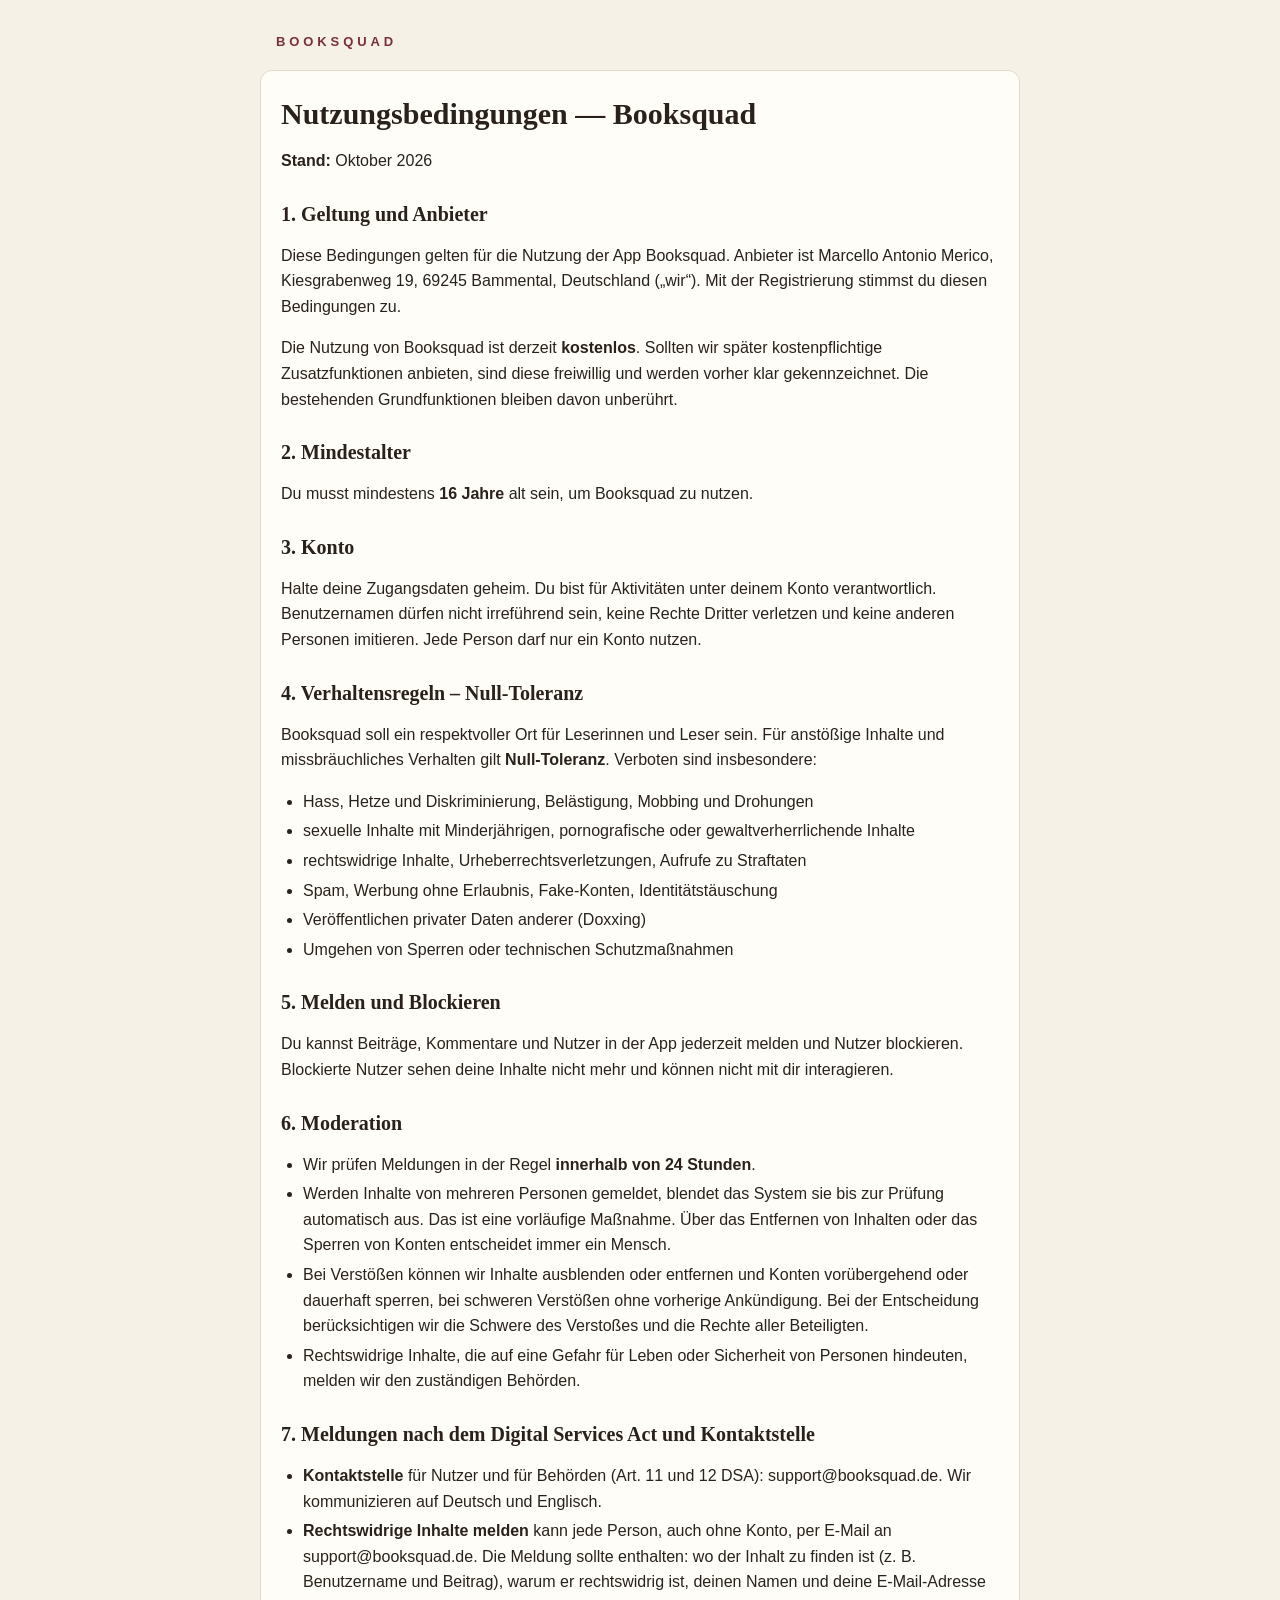
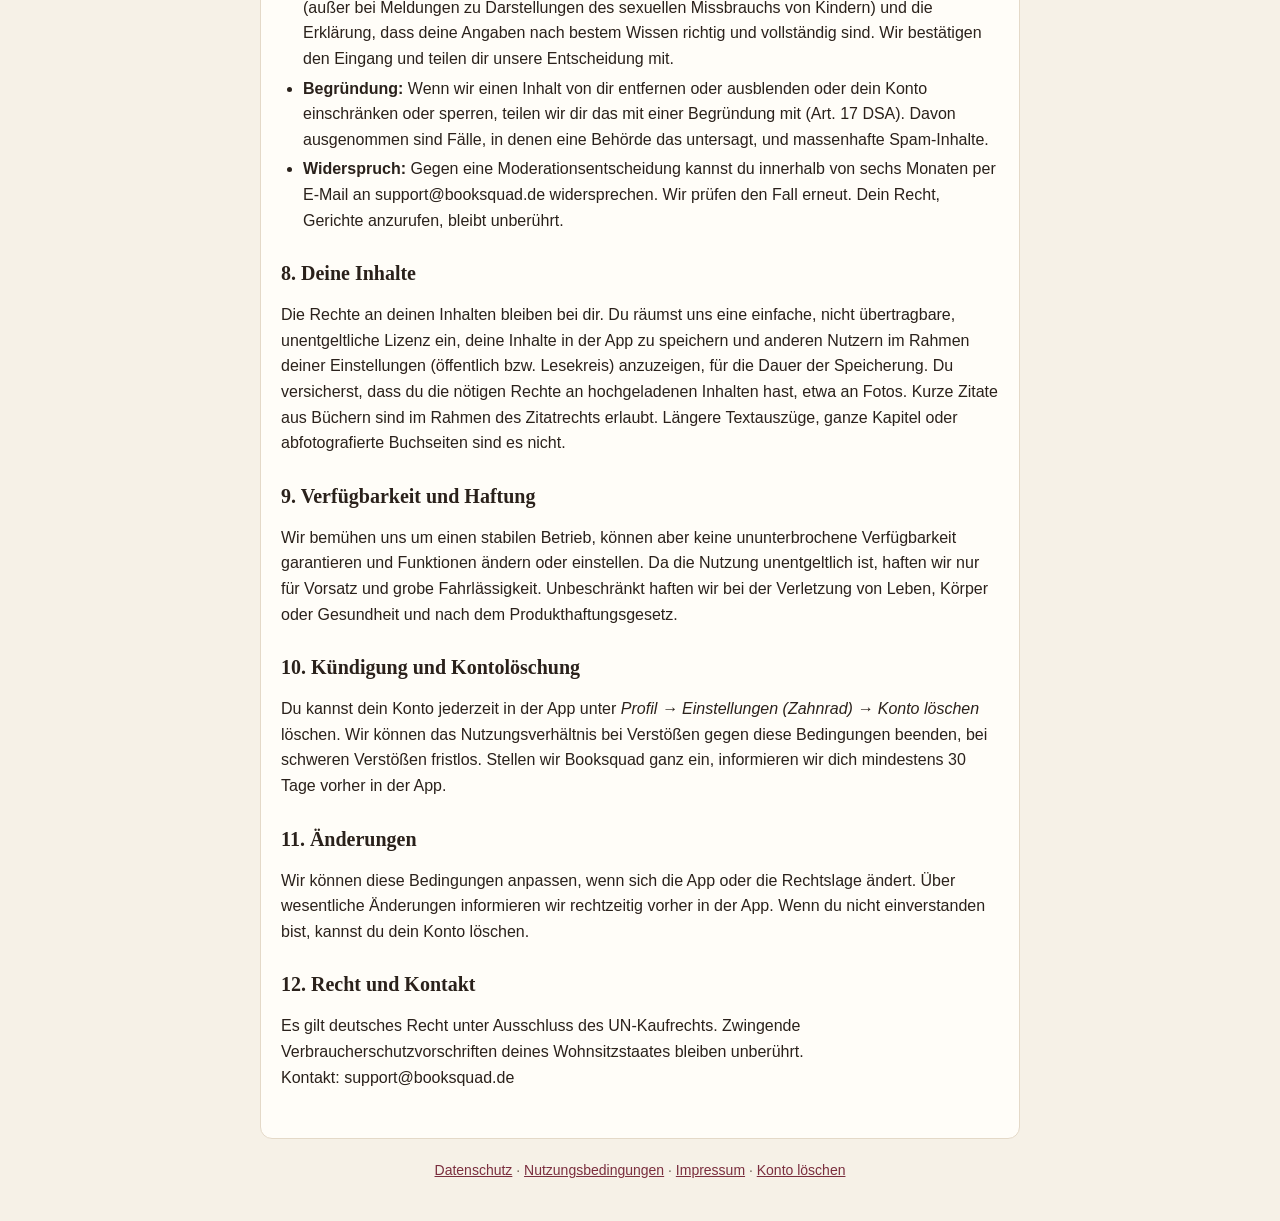
<file: site/terms.html>
<!doctype html>
<html lang="de">
<head>
<meta charset="utf-8">
<meta name="viewport" content="width=device-width, initial-scale=1">
<title>Nutzungsbedingungen – Booksquad</title>
<link rel="stylesheet" href="style.css">
</head>
<body>
<header><a class="brand" href="index.html">BOOKSQUAD</a></header>
<main>
<h1>Nutzungsbedingungen — Booksquad</h1>
<p><strong>Stand:</strong> Oktober 2026</p>
<h2>1. Geltung und Anbieter</h2>
<p>Diese Bedingungen gelten für die Nutzung der App Booksquad. Anbieter ist Marcello Antonio Merico, Kiesgrabenweg 19, 69245 Bammental, Deutschland („wir“). Mit der Registrierung stimmst du diesen Bedingungen zu.</p>
<p>Die Nutzung von Booksquad ist derzeit <strong>kostenlos</strong>. Sollten wir später kostenpflichtige Zusatzfunktionen anbieten, sind diese freiwillig und werden vorher klar gekennzeichnet. Die bestehenden Grundfunktionen bleiben davon unberührt.</p>
<h2>2. Mindestalter</h2>
<p>Du musst mindestens <strong>16 Jahre</strong> alt sein, um Booksquad zu nutzen.</p>
<h2>3. Konto</h2>
<p>Halte deine Zugangsdaten geheim. Du bist für Aktivitäten unter deinem Konto verantwortlich. Benutzernamen dürfen nicht irreführend sein, keine Rechte Dritter verletzen und keine anderen Personen imitieren. Jede Person darf nur ein Konto nutzen.</p>
<h2>4. Verhaltensregeln – Null-Toleranz</h2>
<p>Booksquad soll ein respektvoller Ort für Leserinnen und Leser sein. Für anstößige Inhalte und missbräuchliches Verhalten gilt <strong>Null-Toleranz</strong>. Verboten sind insbesondere:</p>
<ul><li>Hass, Hetze und Diskriminierung, Belästigung, Mobbing und Drohungen</li><li>sexuelle Inhalte mit Minderjährigen, pornografische oder gewaltverherrlichende Inhalte</li><li>rechtswidrige Inhalte, Urheberrechtsverletzungen, Aufrufe zu Straftaten</li><li>Spam, Werbung ohne Erlaubnis, Fake-Konten, Identitätstäuschung</li><li>Veröffentlichen privater Daten anderer (Doxxing)</li><li>Umgehen von Sperren oder technischen Schutzmaßnahmen</li></ul>
<h2>5. Melden und Blockieren</h2>
<p>Du kannst Beiträge, Kommentare und Nutzer in der App jederzeit melden und Nutzer blockieren. Blockierte Nutzer sehen deine Inhalte nicht mehr und können nicht mit dir interagieren.</p>
<h2>6. Moderation</h2>
<ul><li>Wir prüfen Meldungen in der Regel <strong>innerhalb von 24 Stunden</strong>.</li><li>Werden Inhalte von mehreren Personen gemeldet, blendet das System sie bis zur Prüfung automatisch aus. Das ist eine vorläufige Maßnahme. Über das Entfernen von Inhalten oder das Sperren von Konten entscheidet immer ein Mensch.</li><li>Bei Verstößen können wir Inhalte ausblenden oder entfernen und Konten vorübergehend oder dauerhaft sperren, bei schweren Verstößen ohne vorherige Ankündigung. Bei der Entscheidung berücksichtigen wir die Schwere des Verstoßes und die Rechte aller Beteiligten.</li><li>Rechtswidrige Inhalte, die auf eine Gefahr für Leben oder Sicherheit von Personen hindeuten, melden wir den zuständigen Behörden.</li></ul>
<h2>7. Meldungen nach dem Digital Services Act und Kontaktstelle</h2>
<ul><li><strong>Kontaktstelle</strong> für Nutzer und für Behörden (Art. 11 und 12 DSA): support@booksquad.de. Wir kommunizieren auf Deutsch und Englisch.</li><li><strong>Rechtswidrige Inhalte melden</strong> kann jede Person, auch ohne Konto, per E-Mail an support@booksquad.de. Die Meldung sollte enthalten: wo der Inhalt zu finden ist (z. B. Benutzername und Beitrag), warum er rechtswidrig ist, deinen Namen und deine E-Mail-Adresse (außer bei Meldungen zu Darstellungen des sexuellen Missbrauchs von Kindern) und die Erklärung, dass deine Angaben nach bestem Wissen richtig und vollständig sind. Wir bestätigen den Eingang und teilen dir unsere Entscheidung mit.</li><li><strong>Begründung:</strong> Wenn wir einen Inhalt von dir entfernen oder ausblenden oder dein Konto einschränken oder sperren, teilen wir dir das mit einer Begründung mit (Art. 17 DSA). Davon ausgenommen sind Fälle, in denen eine Behörde das untersagt, und massenhafte Spam-Inhalte.</li><li><strong>Widerspruch:</strong> Gegen eine Moderationsentscheidung kannst du innerhalb von sechs Monaten per E-Mail an support@booksquad.de widersprechen. Wir prüfen den Fall erneut. Dein Recht, Gerichte anzurufen, bleibt unberührt.</li></ul>
<h2>8. Deine Inhalte</h2>
<p>Die Rechte an deinen Inhalten bleiben bei dir. Du räumst uns eine einfache, nicht übertragbare, unentgeltliche Lizenz ein, deine Inhalte in der App zu speichern und anderen Nutzern im Rahmen deiner Einstellungen (öffentlich bzw. Lesekreis) anzuzeigen, für die Dauer der Speicherung. Du versicherst, dass du die nötigen Rechte an hochgeladenen Inhalten hast, etwa an Fotos. Kurze Zitate aus Büchern sind im Rahmen des Zitatrechts erlaubt. Längere Textauszüge, ganze Kapitel oder abfotografierte Buchseiten sind es nicht.</p>
<h2>9. Verfügbarkeit und Haftung</h2>
<p>Wir bemühen uns um einen stabilen Betrieb, können aber keine ununterbrochene Verfügbarkeit garantieren und Funktionen ändern oder einstellen. Da die Nutzung unentgeltlich ist, haften wir nur für Vorsatz und grobe Fahrlässigkeit. Unbeschränkt haften wir bei der Verletzung von Leben, Körper oder Gesundheit und nach dem Produkthaftungsgesetz.</p>
<h2>10. Kündigung und Kontolöschung</h2>
<p>Du kannst dein Konto jederzeit in der App unter <em>Profil → Einstellungen (Zahnrad) → Konto löschen</em> löschen. Wir können das Nutzungsverhältnis bei Verstößen gegen diese Bedingungen beenden, bei schweren Verstößen fristlos. Stellen wir Booksquad ganz ein, informieren wir dich mindestens 30 Tage vorher in der App.</p>
<h2>11. Änderungen</h2>
<p>Wir können diese Bedingungen anpassen, wenn sich die App oder die Rechtslage ändert. Über wesentliche Änderungen informieren wir rechtzeitig vorher in der App. Wenn du nicht einverstanden bist, kannst du dein Konto löschen.</p>
<h2>12. Recht und Kontakt</h2>
<p>Es gilt deutsches Recht unter Ausschluss des UN-Kaufrechts. Zwingende Verbraucherschutzvorschriften deines Wohnsitzstaates bleiben unberührt.<br>
Kontakt: support@booksquad.de</p>
</main>
<footer><a href="privacy.html">Datenschutz</a> · <a href="terms.html">Nutzungsbedingungen</a> · <a href="imprint.html">Impressum</a> · <a href="delete-account.html">Konto löschen</a></footer>
</body>
</html>
</file>
<file: site/landing.css>
:root {
  --cream: #f7f2e8;
  --parchment: #e9ddc8;
  --paper: #fffdf8;
  --ink: #2b2321;
  --muted: #6f625a;
  --burgundy: #7b3140;
  --burgundy-dark: #5e2431;
  --gold: #c9a46a;
  --line: #e4d9c8;
  --serif: "Iowan Old Style", "Palatino Linotype", Palatino, Georgia, serif;
  --sans: -apple-system, BlinkMacSystemFont, "Segoe UI", Roboto, Helvetica, Arial, sans-serif;
  --ease: cubic-bezier(0.2, 0.7, 0.2, 1);
  --spring: cubic-bezier(0.34, 1.4, 0.64, 1);
}

* { box-sizing: border-box; }
html { scroll-behavior: smooth; }

body {
  margin: 0;
  background: var(--cream);
  color: var(--ink);
  font: 17px/1.6 var(--sans);
  -webkit-font-smoothing: antialiased;
  overflow-x: hidden;
}

img, video { max-width: 100%; height: auto; display: block; }
a { color: var(--burgundy); }
::selection { background: var(--burgundy); color: #fff; }

h1, h2, h3 { font-family: var(--serif); line-height: 1.1; margin: 0 0 16px; letter-spacing: -0.015em; }
h1 { font-size: clamp(44px, 7.5vw, 80px); }
h2 { font-size: clamp(30px, 4.5vw, 46px); }
h3 { font-size: clamp(26px, 3.5vw, 34px); }

.eyebrow {
  color: var(--burgundy);
  font-size: 13px;
  font-weight: 700;
  letter-spacing: 0.16em;
  text-transform: uppercase;
  margin: 0 0 12px;
}

/* Scroll progress */
.progress {
  position: fixed;
  inset: 0 0 auto 0;
  height: 3px;
  z-index: 20;
  background: linear-gradient(90deg, var(--burgundy), var(--gold));
  transform-origin: 0 50%;
  transform: scaleX(0);
}

/* Header */
.top {
  position: sticky;
  top: 0;
  z-index: 10;
  display: flex;
  align-items: center;
  justify-content: space-between;
  gap: 16px;
  padding: 18px max(16px, calc((100% - 1160px) / 2));
  background: rgba(247, 242, 232, 0);
  border-bottom: 1px solid transparent;
  transition: padding 0.35s var(--ease), background 0.35s, border-color 0.35s, box-shadow 0.35s;
}
.top.scrolled {
  padding-top: 10px;
  padding-bottom: 10px;
  background: rgba(247, 242, 232, 0.82);
  backdrop-filter: blur(14px) saturate(1.4);
  -webkit-backdrop-filter: blur(14px) saturate(1.4);
  border-color: var(--line);
  box-shadow: 0 8px 30px -18px rgba(43, 35, 33, 0.35);
}
.logo { display: flex; align-items: center; gap: 10px; text-decoration: none; color: var(--ink); font-family: var(--serif); font-weight: 700; font-size: 21px; }
.logo img { border-radius: 8px; transition: transform 0.5s var(--spring); }
.logo:hover img { transform: rotate(-8deg) scale(1.08); }
.top nav { display: flex; align-items: center; gap: 24px; }
.top nav a:not(.btn) { color: var(--ink); text-decoration: none; font-size: 15px; position: relative; }
.top nav a:not(.btn)::after {
  content: ""; position: absolute; left: 0; right: 0; bottom: -4px; height: 2px;
  background: var(--burgundy); transform: scaleX(0); transform-origin: right; transition: transform 0.35s var(--ease);
}
.top nav a:not(.btn):hover::after { transform: scaleX(1); transform-origin: left; }

/* Buttons */
.btn {
  position: relative;
  overflow: hidden;
  display: inline-flex;
  align-items: center;
  gap: 8px;
  background: var(--burgundy);
  color: #fff;
  text-decoration: none;
  font-weight: 600;
  padding: 15px 28px;
  border-radius: 999px;
  border: 2px solid var(--burgundy);
  box-shadow: 0 12px 28px -14px rgba(123, 49, 64, 0.8);
  transition: transform 0.3s var(--spring), box-shadow 0.3s, background 0.3s;
}
.btn::after {
  content: "";
  position: absolute;
  inset: 0;
  background: linear-gradient(110deg, transparent 30%, rgba(255, 255, 255, 0.35) 50%, transparent 70%);
  transform: translateX(-120%);
}
.btn:hover { transform: translateY(-2px) scale(1.02); box-shadow: 0 18px 34px -14px rgba(123, 49, 64, 0.9); }
.btn:hover::after { transform: translateX(120%); transition: transform 0.8s var(--ease); }
.btn:active { transform: scale(0.97); }
.btn svg { width: 18px; height: 18px; fill: currentColor; }
.btn:focus-visible, a:focus-visible, summary:focus-visible { outline: 3px solid var(--burgundy); outline-offset: 3px; }
.btn-small { padding: 9px 18px; font-size: 14px; }
.btn-ghost { background: rgba(255, 255, 255, 0.5); color: var(--burgundy); box-shadow: none; }
.btn-ghost:hover { background: #fff; box-shadow: 0 12px 28px -16px rgba(43, 35, 33, 0.4); }
.btn-light { background: #fff; color: var(--burgundy); border-color: #fff; box-shadow: 0 16px 40px -16px rgba(0, 0, 0, 0.5); }
.btn-light::after { background: linear-gradient(110deg, transparent 30%, rgba(123, 49, 64, 0.15) 50%, transparent 70%); }

/* Sections */
main > section { position: relative; padding: 96px max(16px, calc((100% - 1160px) / 2)); scroll-margin-top: 64px; }

/* Hero */
.hero {
  display: grid;
  grid-template-columns: 1fr 1.1fr;
  gap: 40px;
  align-items: center;
  min-height: calc(100vh - 70px);
  padding-top: 32px !important;
  overflow: hidden;
  isolation: isolate;
}
.blobs { position: absolute; inset: 0; z-index: -1; overflow: hidden; pointer-events: none; }
.blobs i {
  position: absolute;
  width: 46vw; height: 46vw; max-width: 620px; max-height: 620px;
  border-radius: 50%;
  filter: blur(70px);
  opacity: 0.5;
  animation: drift 22s ease-in-out infinite alternate;
}
.blobs i:nth-child(1) { background: #e6c6c9; top: -10%; right: -6%; }
.blobs i:nth-child(2) { background: #ecd9b6; bottom: -18%; left: -10%; animation-duration: 28s; animation-delay: -6s; }
.blobs i:nth-child(3) { background: #d9b9bf; top: 30%; left: 40%; width: 30vw; height: 30vw; opacity: 0.35; animation-duration: 18s; animation-delay: -12s; }
@keyframes drift {
  0% { transform: translate(0, 0) scale(1); }
  50% { transform: translate(-6%, 8%) scale(1.12); }
  100% { transform: translate(5%, -6%) scale(0.95); }
}

h1 .word { display: inline-block; overflow: hidden; vertical-align: top; padding-bottom: 0.08em; margin-bottom: -0.08em; }
h1 .word > span { display: inline-block; }
h1 .accent {
  background: linear-gradient(100deg, var(--burgundy) 0%, #a5485a 45%, var(--gold) 100%);
  -webkit-background-clip: text;
  background-clip: text;
  color: transparent;
}
.js h1 .word > span { transform: translateY(110%) rotate(6deg); animation: wordIn 1s var(--ease) forwards; animation-delay: calc(0.15s + var(--i) * 0.12s); }
@keyframes wordIn { to { transform: none; } }

.lead { font-size: 20px; color: var(--muted); max-width: 520px; margin: 0 0 32px; }
.cta { display: flex; flex-wrap: wrap; gap: 12px; margin-bottom: 28px; }

.stores { display: flex; flex-wrap: wrap; gap: 12px; }
.store {
  display: inline-flex; align-items: center; gap: 10px;
  background: var(--ink); color: #fff;
  border-radius: 12px; padding: 8px 16px 8px 12px;
  text-decoration: none; font-weight: 600; line-height: 1.1;
}
.store svg { width: 24px; height: 24px; fill: currentColor; }
.store small { display: block; font-size: 11px; font-weight: 400; opacity: 0.8; }
.store.soon { opacity: 0.55; cursor: default; }

/* Hero phones */
.hero-phones {
  --mx: 0; --my: 0;
  position: relative;
  height: min(640px, 72vw);
  min-height: 420px;
}
.hp { position: absolute; top: 50%; left: 50%; }
.hp .mouse {
  transform: translate(calc(var(--mx) * var(--depth) * 36px), calc(var(--my) * var(--depth) * 28px));
  transition: transform 0.6s var(--ease);
}
.hp .float { animation: float 6s ease-in-out infinite; }
.hp-left .float { animation-delay: -2s; }
.hp-right .float { animation-delay: -4s; }
@keyframes float { 50% { transform: translateY(-14px); } }
.hero-phones .phone { width: 100%; }
.hp-center { width: 270px; transform: translate(-50%, -50%); z-index: 3; }
.hp-left { width: 225px; transform: translate(-112%, -46%) rotate(-9deg); z-index: 1; }
.hp-right { width: 225px; transform: translate(12%, -46%) rotate(9deg); z-index: 2; }
.js .hp { opacity: 0; animation: phoneIn 1.3s var(--ease) forwards; }
.js .hp-center { animation-delay: 0.35s; }
.js .hp-left { animation-delay: 0.6s; }
.js .hp-right { animation-delay: 0.75s; }
@keyframes phoneIn { from { opacity: 0; translate: 0 140px; scale: 0.88; } to { opacity: 1; translate: 0 0; scale: 1; } }

.chip {
  position: absolute;
  z-index: 4;
  display: flex; align-items: center; gap: 8px;
  background: rgba(255, 253, 248, 0.92);
  backdrop-filter: blur(8px);
  -webkit-backdrop-filter: blur(8px);
  border: 1px solid var(--line);
  border-radius: 999px;
  padding: 10px 16px;
  font-size: 14px;
  font-weight: 600;
  box-shadow: 0 18px 40px -18px rgba(43, 35, 33, 0.45);
  transform: translate(calc(var(--mx, 0) * var(--depth) * 36px), calc(var(--my, 0) * var(--depth) * 28px));
  transition: transform 0.6s var(--ease);
  white-space: nowrap;
}
.chip-1 { top: 18%; left: 4%; }
.chip-2 { bottom: 14%; right: 2%; }
.js .chip { opacity: 0; animation: chipIn 0.9s var(--spring) forwards; }
.js .chip-1 { animation-delay: 1.3s; }
.js .chip-2 { animation-delay: 1.5s; }
@keyframes chipIn { from { opacity: 0; scale: 0.6; } to { opacity: 1; scale: 1; } }

/* Phone frame */
.phone {
  border: 9px solid var(--ink);
  border-radius: 42px;
  overflow: hidden;
  background: var(--cream);
  box-shadow: 0 40px 80px -30px rgba(43, 35, 33, 0.5), 0 0 0 1px rgba(255, 255, 255, 0.06) inset;
}

/* Reveal on scroll (only with JS) */
.js [data-reveal] {
  opacity: 0;
  transform: translateY(40px);
  transition: opacity 0.9s var(--ease), transform 1s var(--ease);
  transition-delay: calc(var(--d, 0) * 110ms);
}
.js [data-reveal="tilt-left"] { transform: perspective(1200px) translateX(-60px) rotateY(22deg) rotateZ(-3deg); transition-duration: 1.2s; }
.js [data-reveal="tilt-right"] { transform: perspective(1200px) translateX(60px) rotateY(-22deg) rotateZ(3deg); transition-duration: 1.2s; }
.js [data-reveal="zoom"] { transform: scale(0.85) rotate(-3deg); transition-duration: 1.2s; }
.js [data-reveal].in { opacity: 1; transform: none; }

/* Values */
.values {
  display: grid;
  grid-template-columns: repeat(4, 1fr);
  gap: 16px;
  padding-top: 0 !important;
}
.values div {
  background: var(--paper);
  border: 1px solid var(--line);
  border-radius: 20px;
  padding: 24px;
  transition: transform 0.4s var(--spring), box-shadow 0.4s, opacity 0.9s var(--ease);
}
.values div.in:hover { transform: translateY(-6px); box-shadow: 0 24px 40px -24px rgba(123, 49, 64, 0.45); }
.values .ico {
  display: inline-grid; place-items: center;
  width: 40px; height: 40px; margin-bottom: 14px;
  border-radius: 12px;
  background: var(--burgundy); color: #fff;
  font-size: 18px; font-weight: 400;
}
.values strong { display: block; font-family: var(--serif); font-size: 20px; margin-bottom: 4px; }
.values span { color: var(--muted); font-size: 15px; }

/* Features */
.section-title { text-align: center; margin-bottom: 72px; }
.features { background: var(--paper); border-top: 1px solid var(--line); border-bottom: 1px solid var(--line); }
.feature {
  display: grid;
  grid-template-columns: 1fr 1fr;
  gap: 72px;
  align-items: center;
  max-width: 960px;
  margin: 0 auto 120px;
}
.feature:last-child { margin-bottom: 0; }
.feature.reverse .tilt-wrap { order: 2; }
.feature-text p:not(.eyebrow) { color: var(--muted); font-size: 18px; margin: 0; }
.tilt-wrap {
  --py: 0px;
  justify-self: center;
  width: min(300px, 78vw);
  transform: translateY(var(--py));
  will-change: transform;
}
.tilt-wrap::before {
  content: "";
  position: absolute;
  inset: 12% -18% 0;
  z-index: -1;
  background: radial-gradient(closest-side, rgba(201, 164, 106, 0.35), transparent);
  filter: blur(20px);
}
.tilt-wrap { position: relative; }

/* Teaser */
.teaser {
  display: grid;
  grid-template-columns: 1fr auto;
  gap: 64px;
  align-items: center;
  max-width: 960px;
  margin: 0 auto;
}
.teaser p:not(.eyebrow) { color: var(--muted); font-size: 18px; }
.video-wrap {
  width: min(320px, 78vw, calc(62vh * 0.5625));
  border-radius: 28px;
  overflow: hidden;
  box-shadow: 0 40px 80px -30px rgba(43, 35, 33, 0.55);
  background: var(--ink);
}

.video-link { grid-column: 1 / -1; text-align: center; margin: -24px 0 0; font-size: 14px; }
.video-link a { color: var(--muted); }

/* Beta */
.beta {
  background: var(--burgundy);
  color: #fff;
  text-align: center;
  overflow: hidden;
  isolation: isolate;
}
.beta-glow {
  position: absolute; inset: -40%;
  z-index: -1;
  background:
    radial-gradient(circle at 30% 40%, rgba(201, 164, 106, 0.45), transparent 35%),
    radial-gradient(circle at 70% 60%, rgba(255, 255, 255, 0.14), transparent 30%),
    radial-gradient(circle at 50% 100%, rgba(94, 36, 49, 0.9), transparent 50%);
  animation: spin 30s linear infinite;
}
@keyframes spin { to { transform: rotate(360deg); } }
.beta h2 { color: #fff; }
.beta p { max-width: 620px; margin: 0 auto 32px; font-size: 18px; opacity: 0.92; }
.beta .fine { font-size: 14px; margin: 24px auto 0; opacity: 0.8; }
.beta .fine a { color: #fff; }

/* Beta form */
.beta-form { max-width: 620px; margin: 0 auto; text-align: left; display: grid; gap: 18px; }
.field-row { display: grid; grid-template-columns: 1fr 1.6fr; gap: 14px; }
.field span, .platform legend { display: block; font-size: 14px; font-weight: 600; margin-bottom: 6px; opacity: 0.95; }
.field small { font-weight: 400; opacity: 0.75; }
.field input {
  width: 100%; font: inherit; font-size: 16px; color: var(--ink);
  background: rgba(255, 255, 255, 0.95); border: 2px solid transparent; border-radius: 14px;
  padding: 13px 16px; transition: border-color 0.2s, box-shadow 0.2s;
}
.field input:focus { outline: none; border-color: var(--gold); box-shadow: 0 0 0 4px rgba(201, 164, 106, 0.35); }
.platform { border: 0; padding: 0; margin: 0; display: flex; flex-wrap: wrap; gap: 10px; }
.platform legend { width: 100%; }
.platform label { cursor: pointer; }
.platform input { position: absolute; opacity: 0; pointer-events: none; }
.platform label span {
  display: inline-block; padding: 11px 22px; border-radius: 999px;
  border: 2px solid rgba(255, 255, 255, 0.55); font-weight: 600; transition: all 0.2s var(--ease);
}
.platform input:checked + span { background: #fff; color: var(--burgundy); border-color: #fff; }
.platform input:focus-visible + span { outline: 3px solid var(--gold); outline-offset: 2px; }
.trap { position: absolute; left: -9999px; width: 1px; height: 1px; overflow: hidden; }
.consent { display: flex; gap: 12px; align-items: flex-start; font-size: 14px; line-height: 1.5; opacity: 0.92; cursor: pointer; }
.consent input { width: 20px; height: 20px; margin-top: 1px; flex: none; accent-color: var(--gold); }
.consent a { color: #fff; }
.beta-form .btn { justify-self: center; border: 0; font: inherit; font-weight: 600; cursor: pointer; }
.beta-form .btn[disabled] { opacity: 0.7; cursor: wait; }
.form-status { text-align: center; margin: 0; font-weight: 600; min-height: 1.5em; }
.form-status.error { color: #ffd9d9; }
.beta-form.done { text-align: center; }
.beta-done { font-family: var(--serif); font-size: clamp(22px, 3vw, 28px); margin: 0; }

/* FAQ */
.faq {
  display: grid;
  grid-template-columns: 0.8fr 1.2fr;
  gap: 64px;
  align-items: start;
  max-width: 1080px;
  margin: 0 auto;
}
.faq-intro { position: sticky; top: 100px; }
.faq-intro p:not(.eyebrow) { color: var(--muted); }
.faq-list { border-top: 1px solid var(--line); }
.faq details { border-bottom: 1px solid var(--line); }
.faq summary {
  display: grid;
  grid-template-columns: auto 1fr auto;
  align-items: center;
  gap: 20px;
  padding: 26px 0;
  cursor: pointer;
  list-style: none;
}
.faq summary::-webkit-details-marker { display: none; }
.faq .num { font-family: var(--serif); color: var(--gold); font-size: 15px; font-weight: 700; }
.faq .q { font-family: var(--serif); font-size: clamp(19px, 2.2vw, 23px); font-weight: 700; transition: color 0.25s, transform 0.35s var(--ease); }
.faq summary:hover .q { color: var(--burgundy); transform: translateX(4px); }
.faq .icon {
  position: relative;
  width: 36px; height: 36px;
  border-radius: 50%;
  border: 1.5px solid var(--line);
  transition: background 0.3s, border-color 0.3s, transform 0.45s var(--spring);
}
.faq .icon::before, .faq .icon::after {
  content: ""; position: absolute; top: 50%; left: 50%;
  width: 12px; height: 2px; margin: -1px 0 0 -6px;
  background: var(--burgundy); border-radius: 2px;
  transition: background 0.3s;
}
.faq .icon::after { transform: rotate(90deg); }
.faq summary:hover .icon { border-color: var(--burgundy); }
.faq details.is-open .icon { background: var(--burgundy); border-color: var(--burgundy); transform: rotate(135deg); }
.faq details.is-open .icon::before, .faq details.is-open .icon::after { background: #fff; }
.faq .answer { overflow: hidden; }
.faq .answer p { margin: 0; padding: 0 56px 26px 50px; color: var(--muted); font-size: 17px; }

/* Footer */
.foot {
  border-top: 1px solid var(--line);
  padding: 48px 16px 56px;
  text-align: center;
  color: var(--muted);
  font-size: 14px;
}
.foot .logo { justify-content: center; margin-bottom: 18px; font-size: 18px; }
.foot nav { display: flex; flex-wrap: wrap; justify-content: center; gap: 8px 22px; margin-bottom: 16px; }
.foot nav a { color: var(--ink); }

/* Tablet / mobile */
@media (max-width: 900px) {
  main > section { padding-top: 72px; padding-bottom: 72px; }
  .hero { grid-template-columns: 1fr; min-height: 0; text-align: center; gap: 24px; }
  .hero-text .lead { margin-left: auto; margin-right: auto; }
  .cta, .stores { justify-content: center; }
  .hero-phones { height: 520px; min-height: 0; }
  .feature, .teaser, .faq { grid-template-columns: 1fr; gap: 40px; text-align: center; }
  .feature.reverse .tilt-wrap { order: 0; }
  .faq { text-align: left; }
  .faq-intro { position: static; }
  .values { grid-template-columns: repeat(2, 1fr); }
  .video-wrap { justify-self: center; }
}
@media (max-width: 560px) {
  body { font-size: 16px; }
  .top nav a:not(.btn) { display: none; }
  .lead { font-size: 18px; }
  .hero-phones { height: 420px; }
  .hp-center { width: 200px; }
  .hp-left, .hp-right { width: 160px; }
  .hp-left { transform: translate(-100%, -44%) rotate(-9deg); }
  .hp-right { transform: translate(0%, -44%) rotate(9deg); }
  .chip { font-size: 12px; padding: 8px 12px; }
  .chip-1 { top: 6%; left: 0; }
  .chip-2 { bottom: 4%; right: 0; }
  .phone { border-width: 7px; border-radius: 32px; }
  .values { grid-template-columns: 1fr 1fr; gap: 10px; }
  .values div { padding: 16px; }
  .values strong { font-size: 17px; }
  .values span { font-size: 13px; }
  .feature { margin-bottom: 80px; }
  .faq summary { gap: 14px; padding: 20px 0; }
  .faq .answer p { padding: 0 0 20px 36px; }
  .field-row { grid-template-columns: 1fr; }
}

/* Respect reduced motion */
@media (prefers-reduced-motion: reduce) {
  html { scroll-behavior: auto; }
  *, *::before, *::after { animation: none !important; transition: none !important; }
  .js [data-reveal] { opacity: 1; transform: none; }
  .js .hp, .js .chip { opacity: 1; }
  .js h1 .word > span { transform: none; }
}
</file>
<file: site/style.css>
:root {
  --cream: #f6f1e7;
  --paper: #fffdf8;
  --ink: #2a211b;
  --muted: #6f5f53;
  --burgundy: #7a2e3e;
  --line: #e4d9c8;
}

* { box-sizing: border-box; }

body {
  margin: 0;
  background: var(--cream);
  color: var(--ink);
  font: 16px/1.6 -apple-system, BlinkMacSystemFont, "Segoe UI", Roboto, sans-serif;
}

header, main, footer {
  max-width: 760px;
  margin: 0 auto;
  padding: 0 16px;
}

header { padding-top: 28px; }

.brand {
  color: var(--burgundy);
  letter-spacing: 0.3em;
  font-weight: 700;
  font-size: 13px;
  text-decoration: none;
}

main {
  background: var(--paper);
  border: 1px solid var(--line);
  border-radius: 12px;
  margin-top: 16px;
  padding: 24px 20px 32px;
}

h1, h2 {
  font-family: "Iowan Old Style", "Palatino Linotype", Georgia, serif;
  line-height: 1.25;
}

h1 { font-size: 30px; margin: 0 0 16px; }
h2 { font-size: 20px; margin: 28px 0 8px; }

a { color: var(--burgundy); }

.draft {
  background: #fbeaea;
  border-left: 4px solid var(--burgundy);
  padding: 8px 12px;
  font-size: 14px;
}

ul, ol { padding-left: 22px; }
li { margin: 4px 0; }

.links { list-style: none; padding: 0; }
.links li { margin: 10px 0; font-size: 18px; }

footer {
  padding-top: 20px;
  padding-bottom: 40px;
  color: var(--muted);
  font-size: 14px;
  text-align: center;
}

@media (max-width: 480px) {
  h1 { font-size: 24px; }
  main { padding: 18px 14px 24px; }
}
</file>
